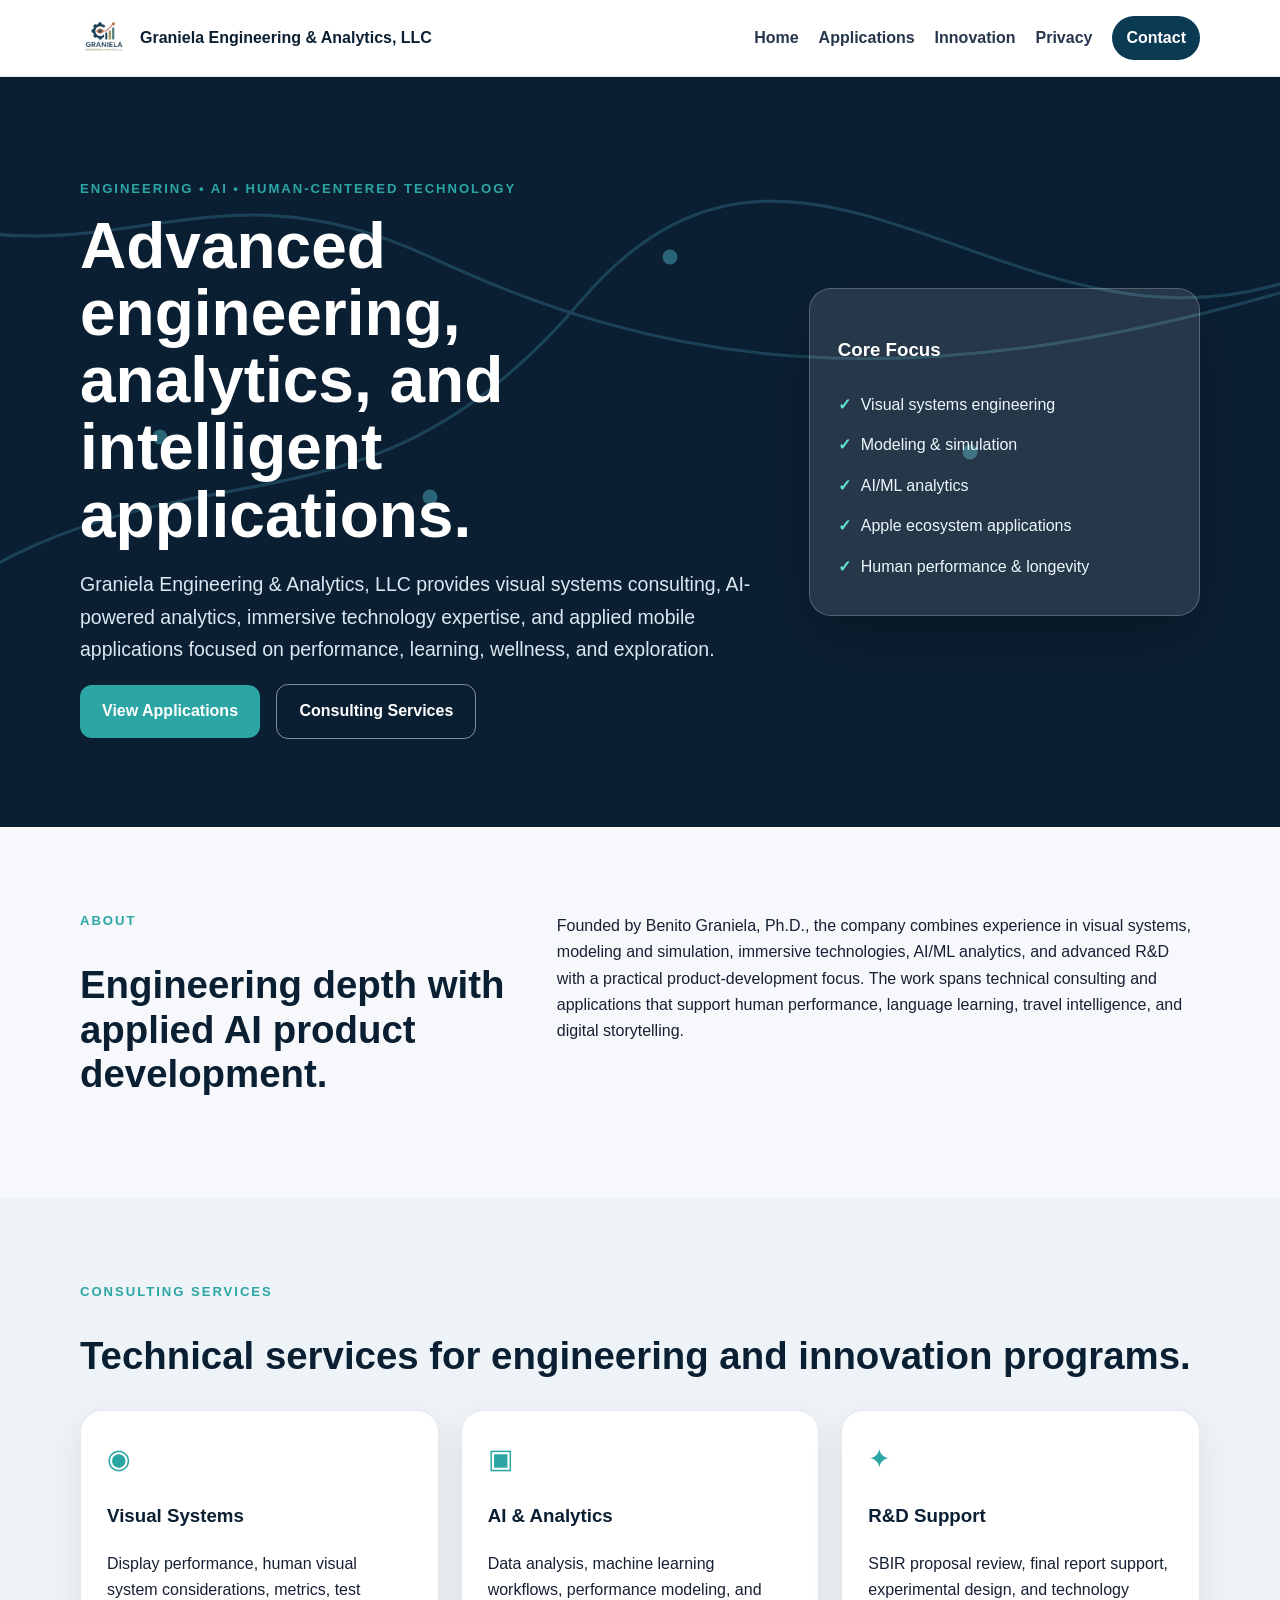
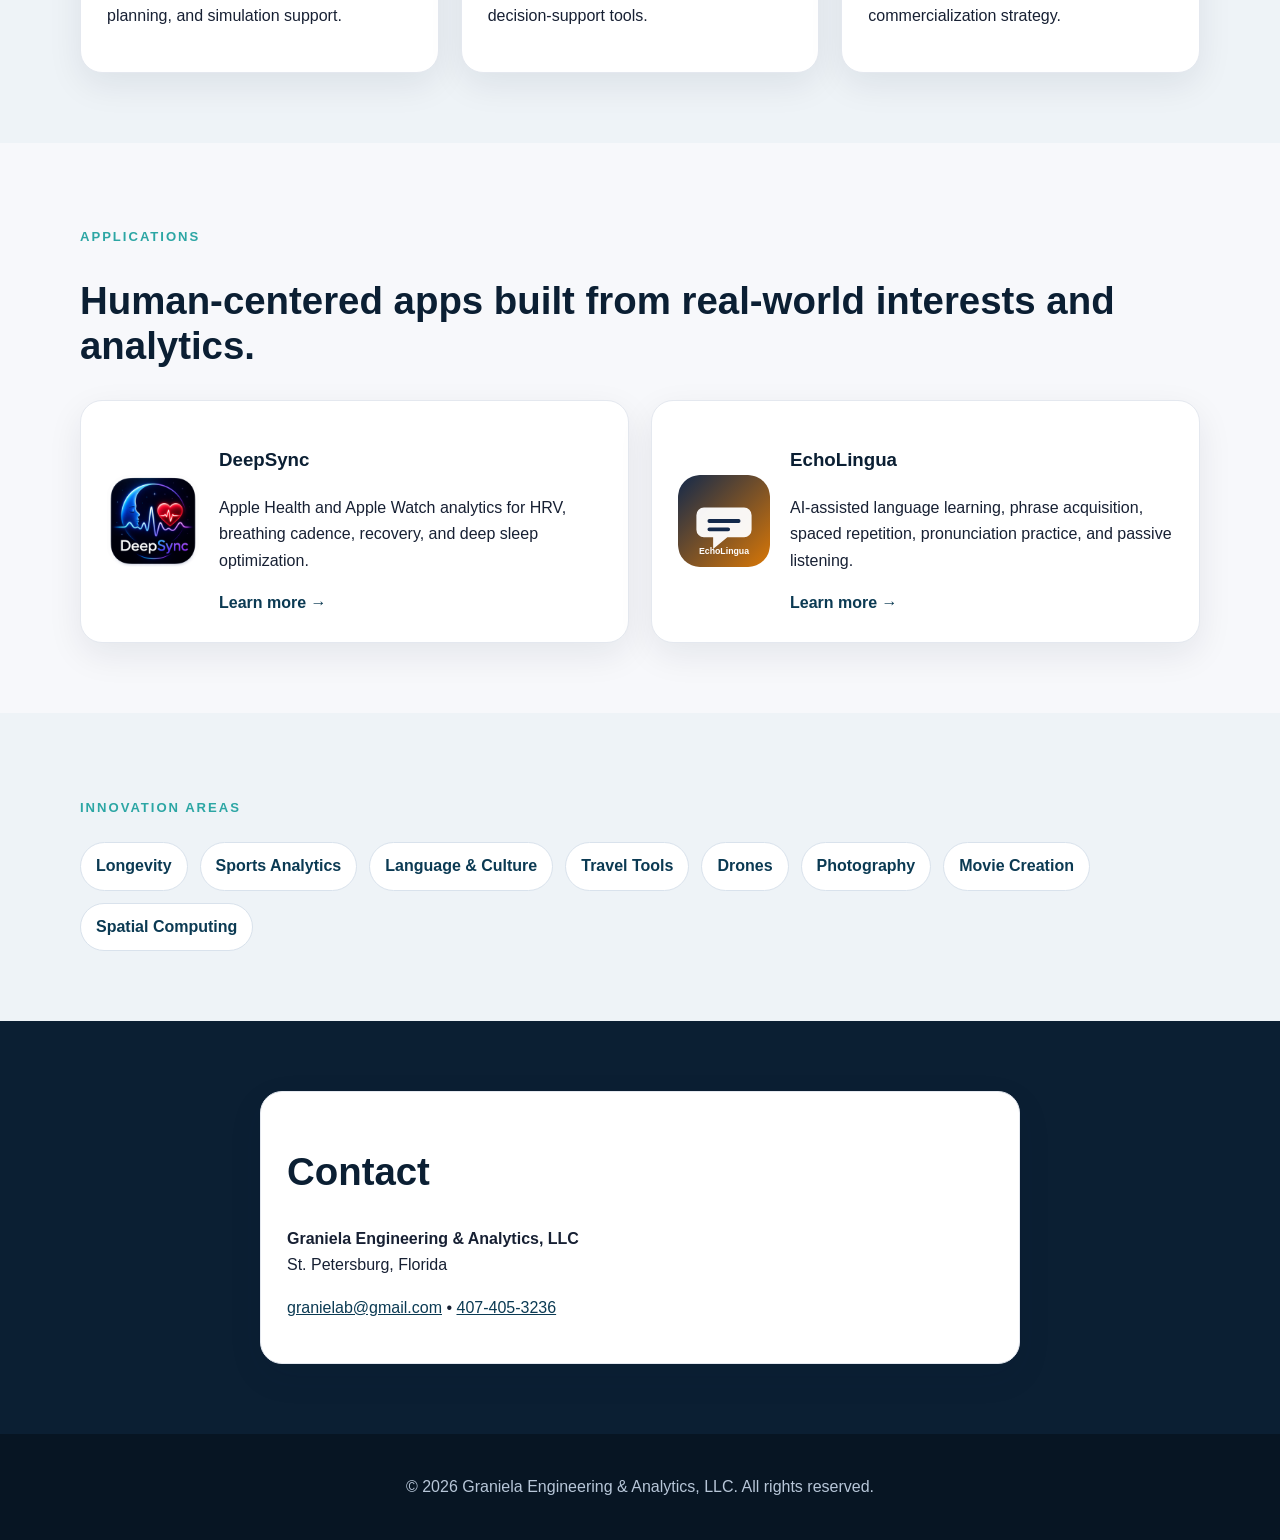
<file: index.html>
<!DOCTYPE html>
<html lang="en">
<head>
  <meta charset="UTF-8" />
  <meta name="viewport" content="width=device-width, initial-scale=1.0" />
  <title>Graniela Engineering & Analytics, LLC</title>
  <meta name="description" content="Engineering, AI analytics, visual systems, human performance, language learning, and intelligent application development." />
  <link rel="stylesheet" href="styles.css" />
</head>
<body>
<header class="site-header">
  <div class="container nav-wrap">
    <a class="brand" href="index.html">
      <img src="assets/graniela-logo.png" alt="Graniela Engineering & Analytics logo" onerror="this.style.display='none'">
      <span>Graniela Engineering & Analytics, LLC</span>
    </a>
    <nav>
      <a href="/">Home</a>
      <a href="applications.html">Applications</a>
      <a href="innovation.html">Innovation</a>
      <a href="privacy.html">Privacy</a>
      <a class="button-small" href="#contact">Contact</a>
    </nav>
  </div>
</header>

<section class="hero">
  <div class="container hero-grid">
    <div>
      <p class="eyebrow">Engineering • AI • Human-Centered Technology</p>
      <h1>Advanced engineering, analytics, and intelligent applications.</h1>
      <p class="lead">Graniela Engineering & Analytics, LLC provides visual systems consulting, AI-powered analytics, immersive technology expertise, and applied mobile applications focused on performance, learning, wellness, and exploration.</p>
      <div class="hero-actions">
        <a class="button" href="applications.html">View Applications</a>
        <a class="button secondary" href="#services">Consulting Services</a>
      </div>
    </div>
    <div class="hero-card">
      <h3>Core Focus</h3>
      <ul class="check-list">
        <li>Visual systems engineering</li>
        <li>Modeling & simulation</li>
        <li>AI/ML analytics</li>
        <li>Apple ecosystem applications</li>
        <li>Human performance & longevity</li>
      </ul>
    </div>
  </div>
</section>

<main>
<section class="section">
  <div class="container two-col">
    <div>
      <p class="eyebrow">About</p>
      <h2>Engineering depth with applied AI product development.</h2>
    </div>
    <p>Founded by Benito Graniela, Ph.D., the company combines experience in visual systems, modeling and simulation, immersive technologies, AI/ML analytics, and advanced R&D with a practical product-development focus. The work spans technical consulting and applications that support human performance, language learning, travel intelligence, and digital storytelling.</p>
  </div>
</section>

<section id="services" class="section muted">
  <div class="container">
    <p class="eyebrow">Consulting Services</p>
    <h2>Technical services for engineering and innovation programs.</h2>
    <div class="cards">
      <div class="card"><span class="icon">◉</span><h3>Visual Systems</h3><p>Display performance, human visual system considerations, metrics, test planning, and simulation support.</p></div>
      <div class="card"><span class="icon">▣</span><h3>AI & Analytics</h3><p>Data analysis, machine learning workflows, performance modeling, and decision-support tools.</p></div>
      <div class="card"><span class="icon">✦</span><h3>R&D Support</h3><p>SBIR proposal review, final report support, experimental design, and technology commercialization strategy.</p></div>
    </div>
  </div>
</section>

<section class="section">
  <div class="container">
    <p class="eyebrow">Applications</p>
    <h2>Human-centered apps built from real-world interests and analytics.</h2>
    <div class="app-grid">
      <article class="app-card">
        <img src="assets/deepsync-icon.png" alt="DeepSync app icon">
        <div>
          <h3>DeepSync</h3>
          <p>Apple Health and Apple Watch analytics for HRV, breathing cadence, recovery, and deep sleep optimization.</p>
          <a href="deepsync.html">Learn more →</a>
        </div>
      </article>
      <article class="app-card">
        <img src="assets/echolingua-logo.svg" alt="EchoLingua logo">
        <div>
          <h3>EchoLingua</h3>
          <p>AI-assisted language learning, phrase acquisition, spaced repetition, pronunciation practice, and passive listening.</p>
          <a href="echolingua.html">Learn more →</a>
        </div>
      </article>
    </div>
  </div>
</section>

<section class="section muted">
  <div class="container">
    <p class="eyebrow">Innovation Areas</p>
    <div class="pillars">
      <span>Longevity</span><span>Sports Analytics</span><span>Language & Culture</span><span>Travel Tools</span><span>Drones</span><span>Photography</span><span>Movie Creation</span><span>Spatial Computing</span>
    </div>
  </div>
</section>

<section id="contact" class="section contact">
  <div class="container contact-box">
    <h2>Contact</h2>
    <p><strong>Graniela Engineering & Analytics, LLC</strong><br>St. Petersburg, Florida</p>
    <p><a href="mailto:granielab@gmail.com">granielab@gmail.com</a> • <a href="tel:14074053236">407-405-3236</a></p>
  </div>
</section>
</main>

<footer>
  <div class="container">
    <p>© 2026 Graniela Engineering & Analytics, LLC. All rights reserved.</p>
  </div>
</footer>
</body>
</html>
</file>
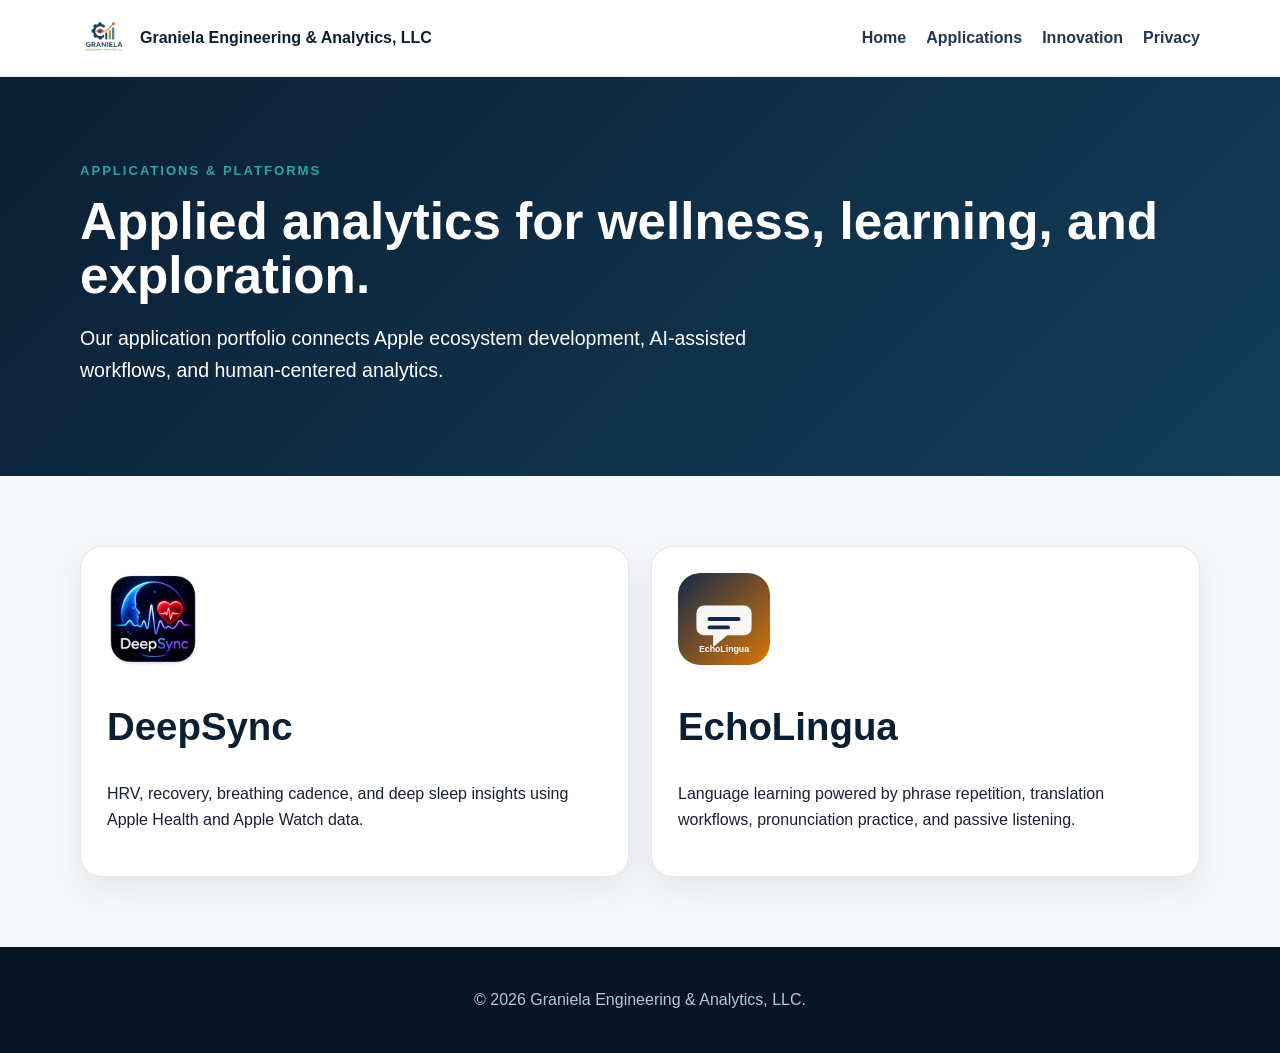
<file: applications.html>
<!DOCTYPE html>
<html lang="en"><head><meta charset="UTF-8"><meta name="viewport" content="width=device-width, initial-scale=1.0"><title>Applications | Graniela Engineering & Analytics</title><link rel="stylesheet" href="styles.css"></head>
<body>
<header class="site-header"><div class="container nav-wrap"><a class="brand" href="index.html"><img src="assets/graniela-logo.png" alt="Logo" onerror="this.style.display='none'"><span>Graniela Engineering & Analytics, LLC</span></a><nav><a href="index.html">Home</a><a href="applications.html">Applications</a><a href="innovation.html">Innovation</a><a href="privacy.html">Privacy</a></nav></div></header>
<section class="page-hero"><div class="container"><p class="eyebrow">Applications & Platforms</p><h1>Applied analytics for wellness, learning, and exploration.</h1><p class="lead">Our application portfolio connects Apple ecosystem development, AI-assisted workflows, and human-centered analytics.</p></div></section>
<main class="section"><div class="container app-detail-grid">
<a class="feature-card" href="deepsync.html"><img src="assets/deepsync-icon.png" alt="DeepSync app icon"><h2>DeepSync</h2><p>HRV, recovery, breathing cadence, and deep sleep insights using Apple Health and Apple Watch data.</p></a>
<a class="feature-card" href="echolingua.html"><img src="assets/echolingua-logo.svg" alt="EchoLingua logo"><h2>EchoLingua</h2><p>Language learning powered by phrase repetition, translation workflows, pronunciation practice, and passive listening.</p></a>
</div></main>
<footer><div class="container"><p>© 2026 Graniela Engineering & Analytics, LLC.</p></div></footer>
</body></html>
</file>
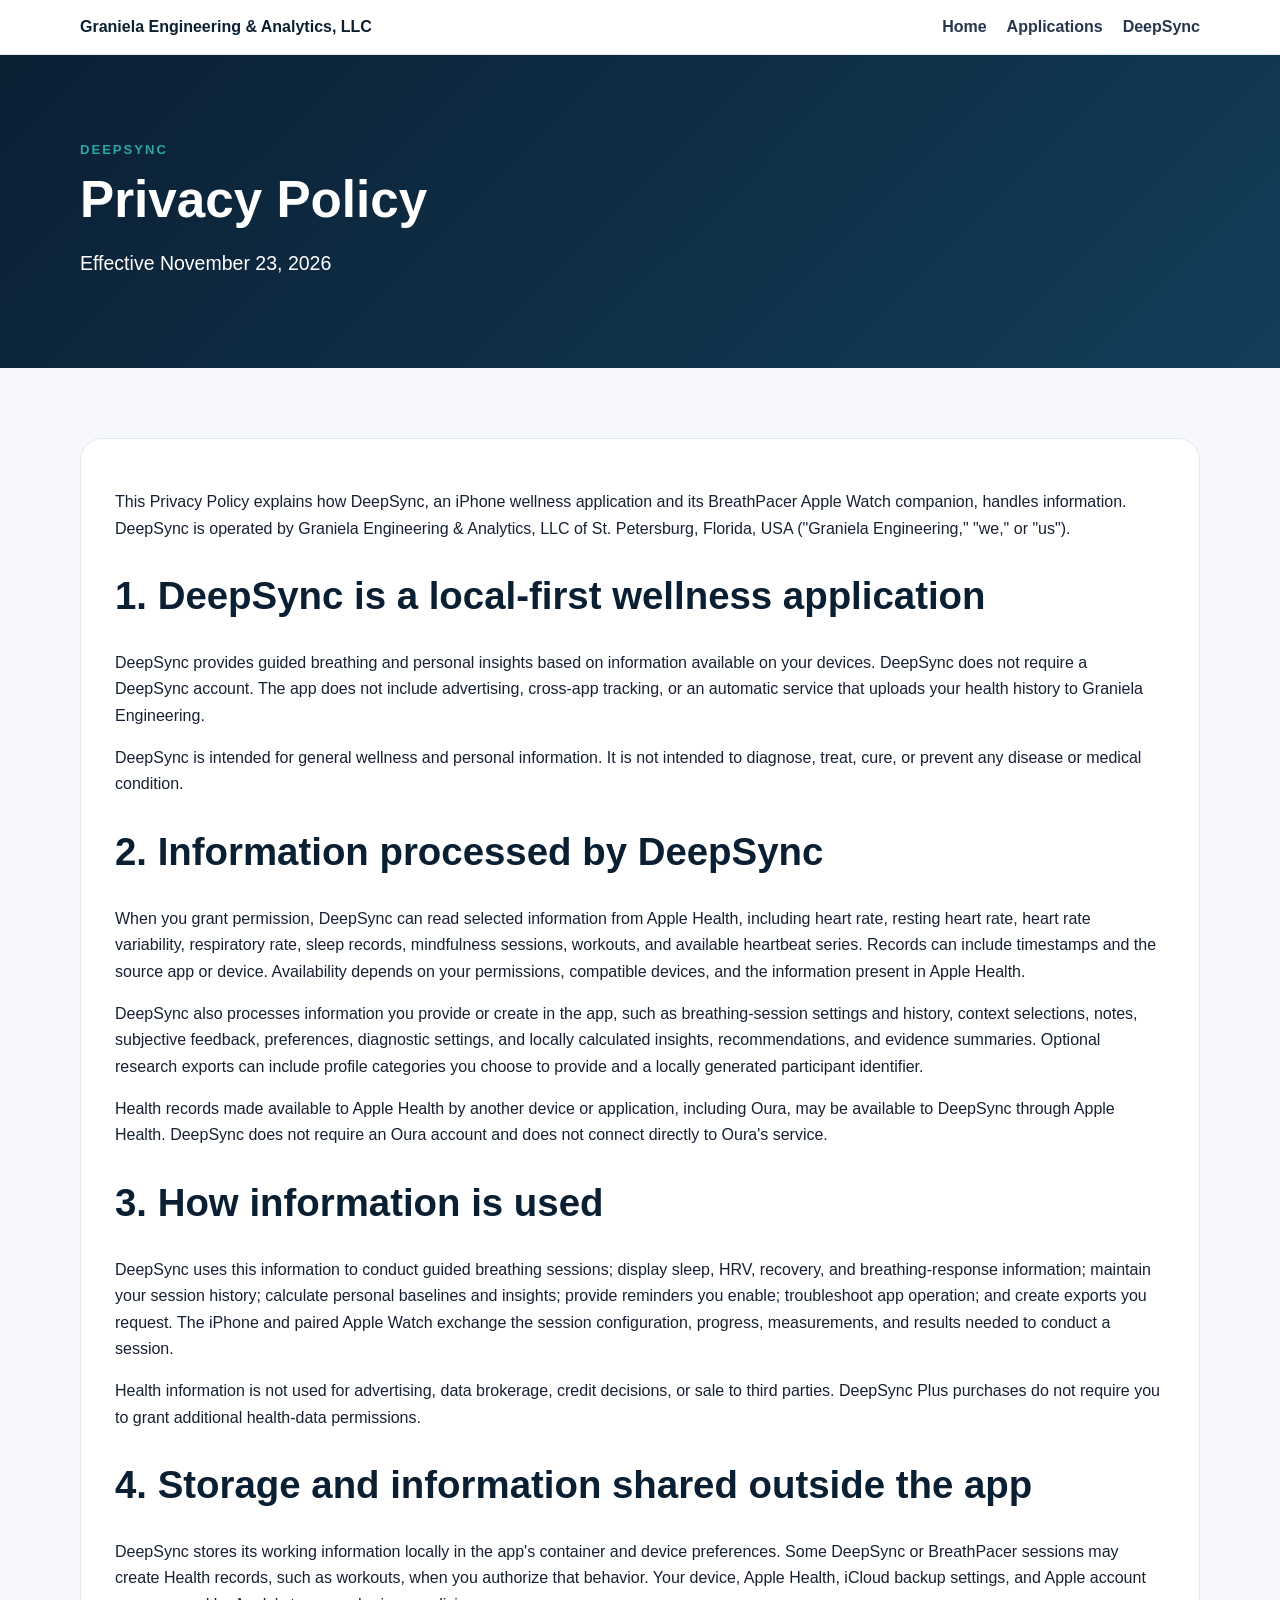
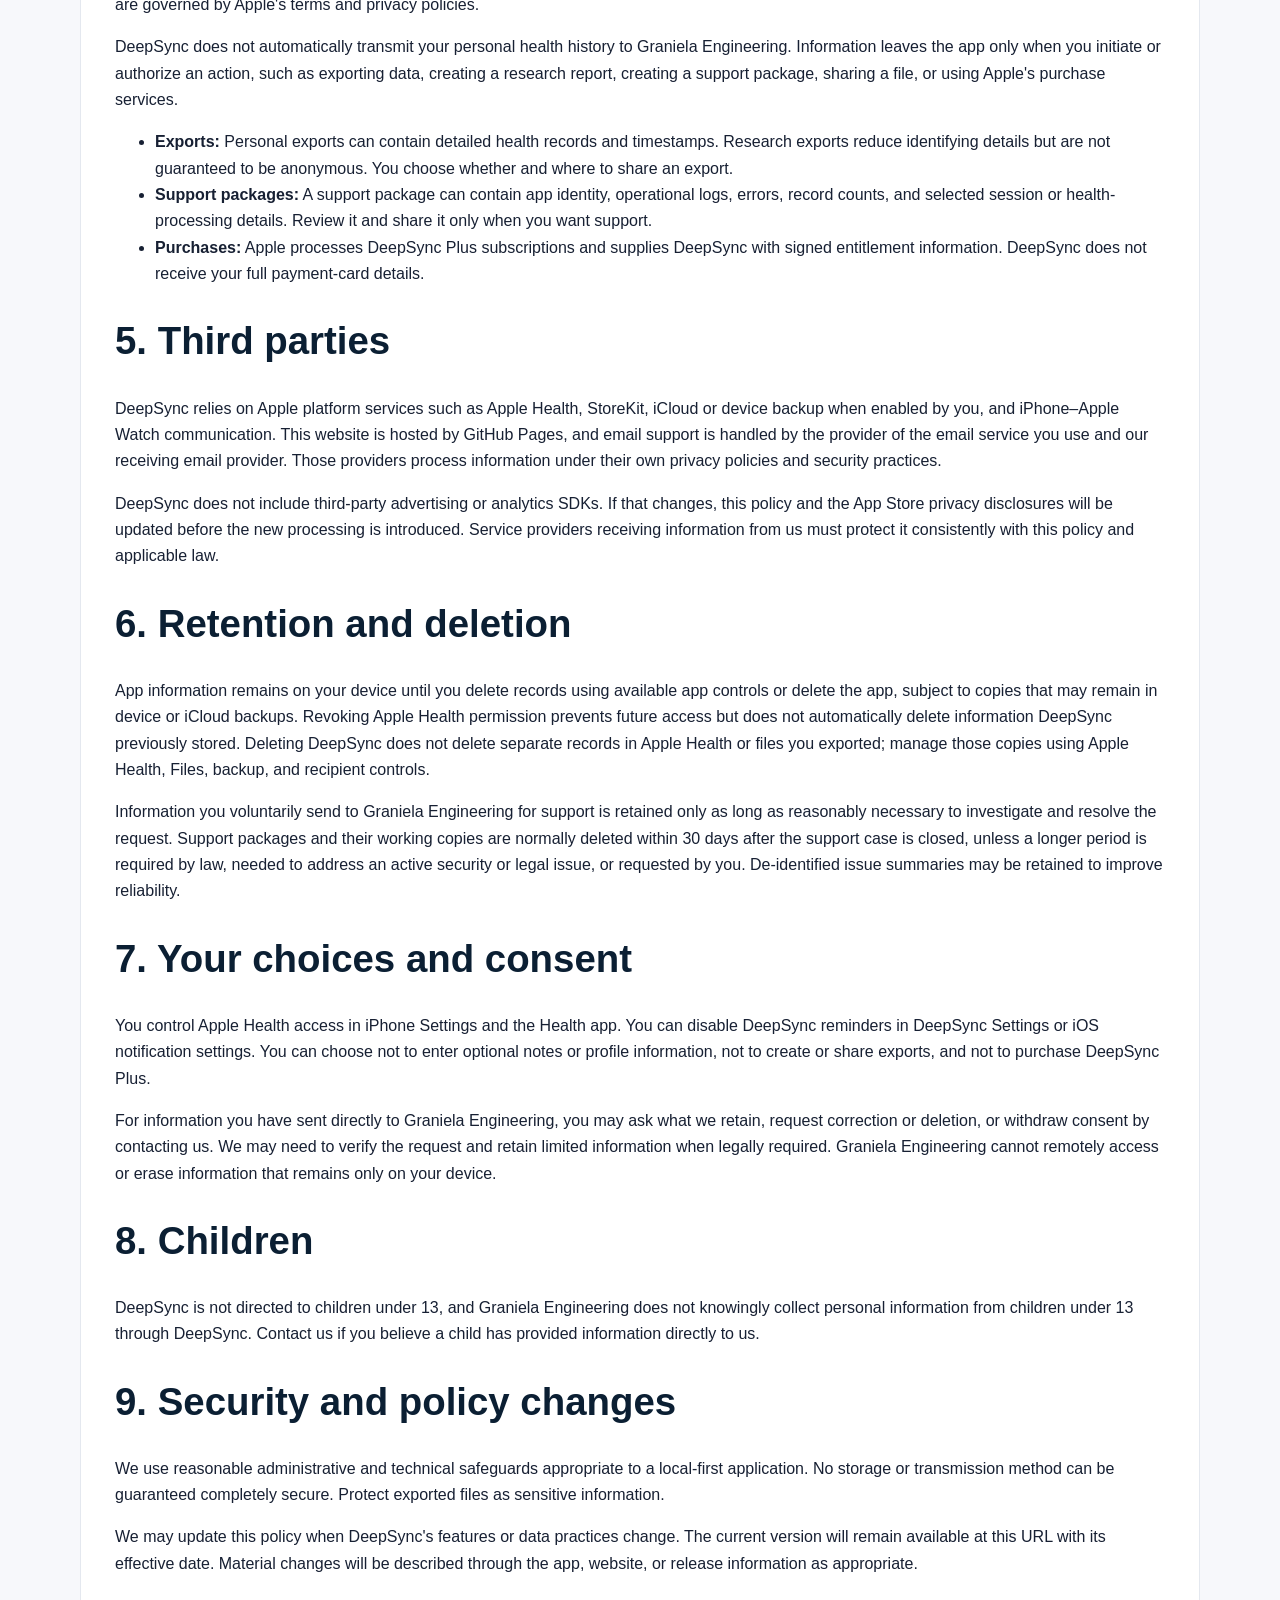
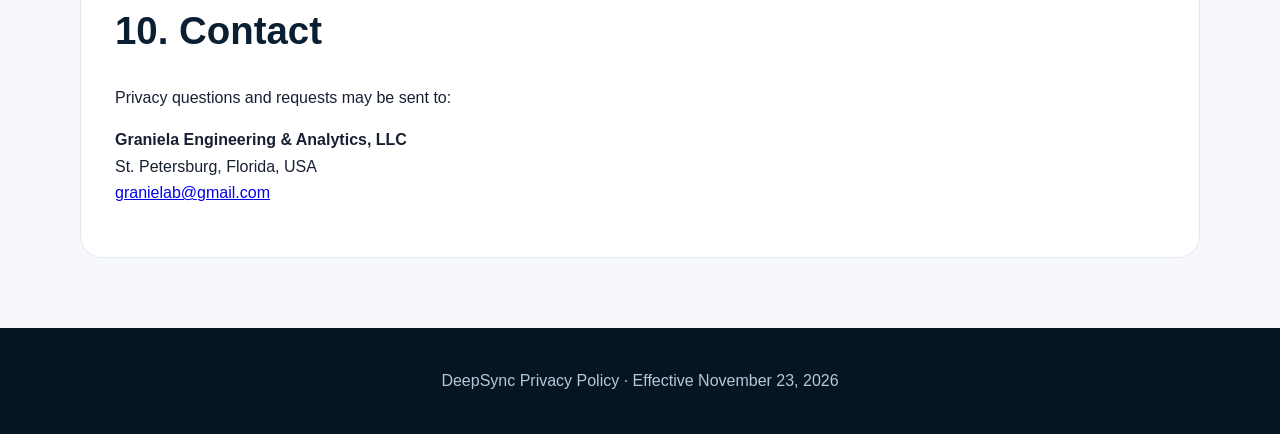
<file: deepsync-privacy.html>
<!DOCTYPE html>
<html lang="en">
<head>
  <meta charset="UTF-8">
  <meta name="viewport" content="width=device-width, initial-scale=1.0">
  <title>DeepSync Privacy Policy | Graniela Engineering &amp; Analytics</title>
  <link rel="stylesheet" href="styles.css">
</head>
<body>
<header class="site-header"><div class="container nav-wrap"><a class="brand" href="index.html"><span>Graniela Engineering &amp; Analytics, LLC</span></a><nav><a href="index.html">Home</a><a href="applications.html">Applications</a><a href="deepsync.html">DeepSync</a></nav></div></header>

<section class="page-hero"><div class="container"><p class="eyebrow">DeepSync</p><h1>Privacy Policy</h1><p class="lead">Effective November 23, 2026</p></div></section>

<main class="section"><article class="container policy">
<p>This Privacy Policy explains how DeepSync, an iPhone wellness application and its BreathPacer Apple Watch companion, handles information. DeepSync is operated by Graniela Engineering &amp; Analytics, LLC of St. Petersburg, Florida, USA ("Graniela Engineering," "we," or "us").</p>

<h2>1. DeepSync is a local-first wellness application</h2>
<p>DeepSync provides guided breathing and personal insights based on information available on your devices. DeepSync does not require a DeepSync account. The app does not include advertising, cross-app tracking, or an automatic service that uploads your health history to Graniela Engineering.</p>
<p>DeepSync is intended for general wellness and personal information. It is not intended to diagnose, treat, cure, or prevent any disease or medical condition.</p>

<h2>2. Information processed by DeepSync</h2>
<p>When you grant permission, DeepSync can read selected information from Apple Health, including heart rate, resting heart rate, heart rate variability, respiratory rate, sleep records, mindfulness sessions, workouts, and available heartbeat series. Records can include timestamps and the source app or device. Availability depends on your permissions, compatible devices, and the information present in Apple Health.</p>
<p>DeepSync also processes information you provide or create in the app, such as breathing-session settings and history, context selections, notes, subjective feedback, preferences, diagnostic settings, and locally calculated insights, recommendations, and evidence summaries. Optional research exports can include profile categories you choose to provide and a locally generated participant identifier.</p>
<p>Health records made available to Apple Health by another device or application, including Oura, may be available to DeepSync through Apple Health. DeepSync does not require an Oura account and does not connect directly to Oura's service.</p>

<h2>3. How information is used</h2>
<p>DeepSync uses this information to conduct guided breathing sessions; display sleep, HRV, recovery, and breathing-response information; maintain your session history; calculate personal baselines and insights; provide reminders you enable; troubleshoot app operation; and create exports you request. The iPhone and paired Apple Watch exchange the session configuration, progress, measurements, and results needed to conduct a session.</p>
<p>Health information is not used for advertising, data brokerage, credit decisions, or sale to third parties. DeepSync Plus purchases do not require you to grant additional health-data permissions.</p>

<h2>4. Storage and information shared outside the app</h2>
<p>DeepSync stores its working information locally in the app's container and device preferences. Some DeepSync or BreathPacer sessions may create Health records, such as workouts, when you authorize that behavior. Your device, Apple Health, iCloud backup settings, and Apple account are governed by Apple's terms and privacy policies.</p>
<p>DeepSync does not automatically transmit your personal health history to Graniela Engineering. Information leaves the app only when you initiate or authorize an action, such as exporting data, creating a research report, creating a support package, sharing a file, or using Apple's purchase services.</p>
<ul>
  <li><strong>Exports:</strong> Personal exports can contain detailed health records and timestamps. Research exports reduce identifying details but are not guaranteed to be anonymous. You choose whether and where to share an export.</li>
  <li><strong>Support packages:</strong> A support package can contain app identity, operational logs, errors, record counts, and selected session or health-processing details. Review it and share it only when you want support.</li>
  <li><strong>Purchases:</strong> Apple processes DeepSync Plus subscriptions and supplies DeepSync with signed entitlement information. DeepSync does not receive your full payment-card details.</li>
</ul>

<h2>5. Third parties</h2>
<p>DeepSync relies on Apple platform services such as Apple Health, StoreKit, iCloud or device backup when enabled by you, and iPhone–Apple Watch communication. This website is hosted by GitHub Pages, and email support is handled by the provider of the email service you use and our receiving email provider. Those providers process information under their own privacy policies and security practices.</p>
<p>DeepSync does not include third-party advertising or analytics SDKs. If that changes, this policy and the App Store privacy disclosures will be updated before the new processing is introduced. Service providers receiving information from us must protect it consistently with this policy and applicable law.</p>

<h2>6. Retention and deletion</h2>
<p>App information remains on your device until you delete records using available app controls or delete the app, subject to copies that may remain in device or iCloud backups. Revoking Apple Health permission prevents future access but does not automatically delete information DeepSync previously stored. Deleting DeepSync does not delete separate records in Apple Health or files you exported; manage those copies using Apple Health, Files, backup, and recipient controls.</p>
<p>Information you voluntarily send to Graniela Engineering for support is retained only as long as reasonably necessary to investigate and resolve the request. Support packages and their working copies are normally deleted within 30 days after the support case is closed, unless a longer period is required by law, needed to address an active security or legal issue, or requested by you. De-identified issue summaries may be retained to improve reliability.</p>

<h2>7. Your choices and consent</h2>
<p>You control Apple Health access in iPhone Settings and the Health app. You can disable DeepSync reminders in DeepSync Settings or iOS notification settings. You can choose not to enter optional notes or profile information, not to create or share exports, and not to purchase DeepSync Plus.</p>
<p>For information you have sent directly to Graniela Engineering, you may ask what we retain, request correction or deletion, or withdraw consent by contacting us. We may need to verify the request and retain limited information when legally required. Graniela Engineering cannot remotely access or erase information that remains only on your device.</p>

<h2>8. Children</h2>
<p>DeepSync is not directed to children under 13, and Graniela Engineering does not knowingly collect personal information from children under 13 through DeepSync. Contact us if you believe a child has provided information directly to us.</p>

<h2>9. Security and policy changes</h2>
<p>We use reasonable administrative and technical safeguards appropriate to a local-first application. No storage or transmission method can be guaranteed completely secure. Protect exported files as sensitive information.</p>
<p>We may update this policy when DeepSync's features or data practices change. The current version will remain available at this URL with its effective date. Material changes will be described through the app, website, or release information as appropriate.</p>

<h2>10. Contact</h2>
<p>Privacy questions and requests may be sent to:</p>
<p><strong>Graniela Engineering &amp; Analytics, LLC</strong><br>St. Petersburg, Florida, USA<br><a href="mailto:granielab@gmail.com">granielab@gmail.com</a></p>
</article></main>

<footer><div class="container"><p>DeepSync Privacy Policy · Effective November 23, 2026</p></div></footer>
</body>
</html>
</file>
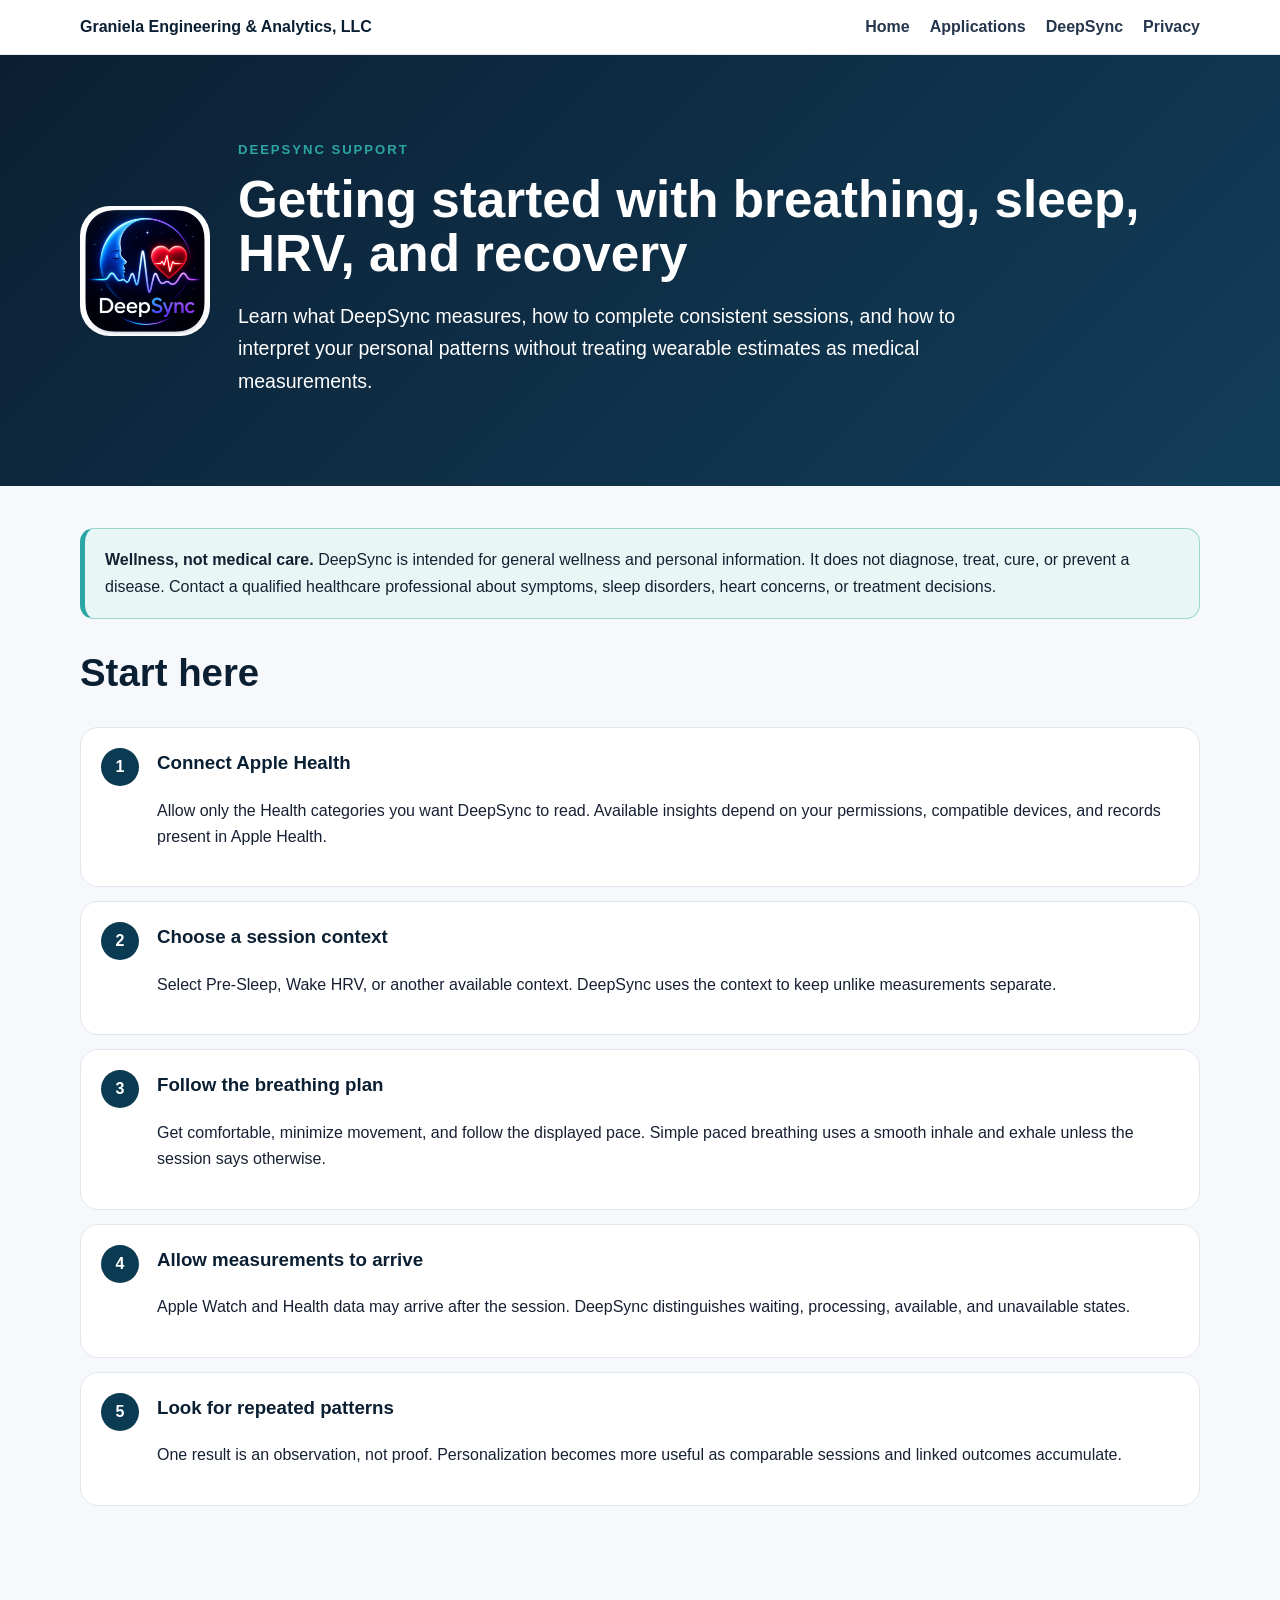
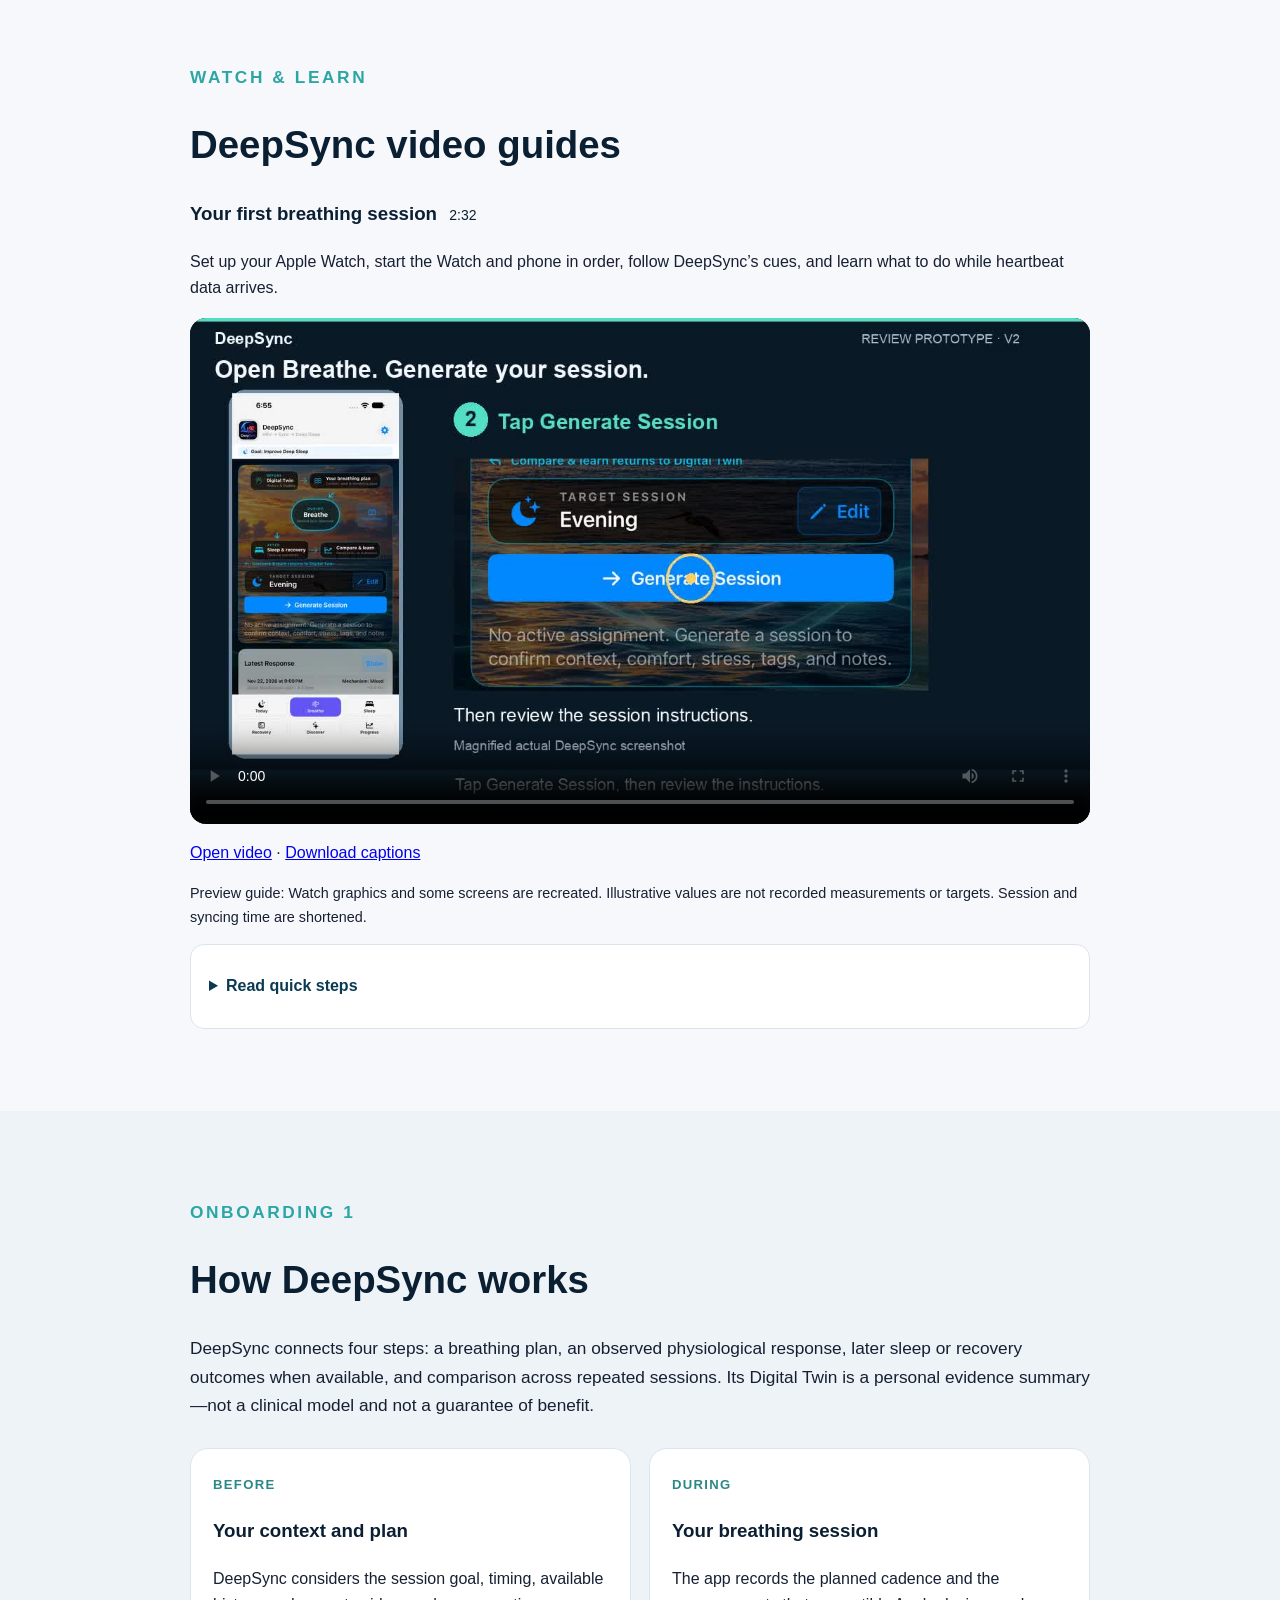
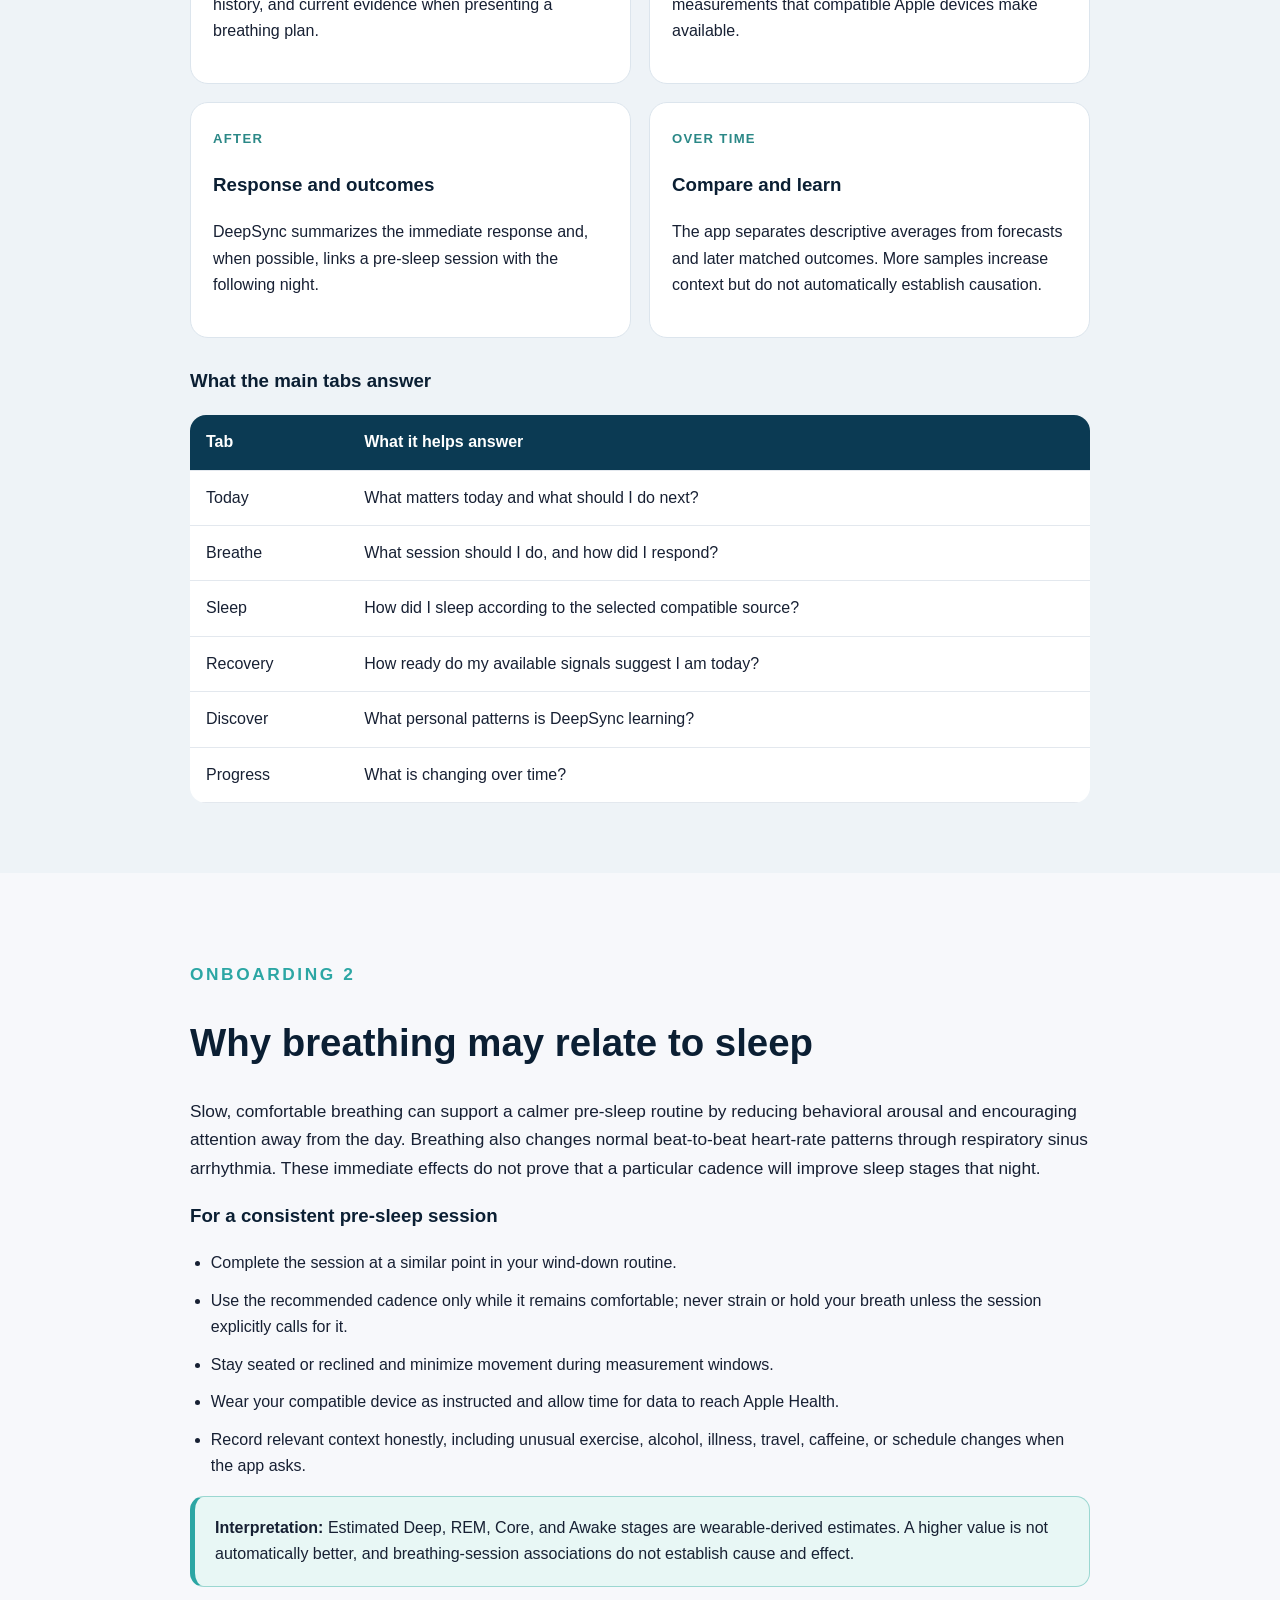
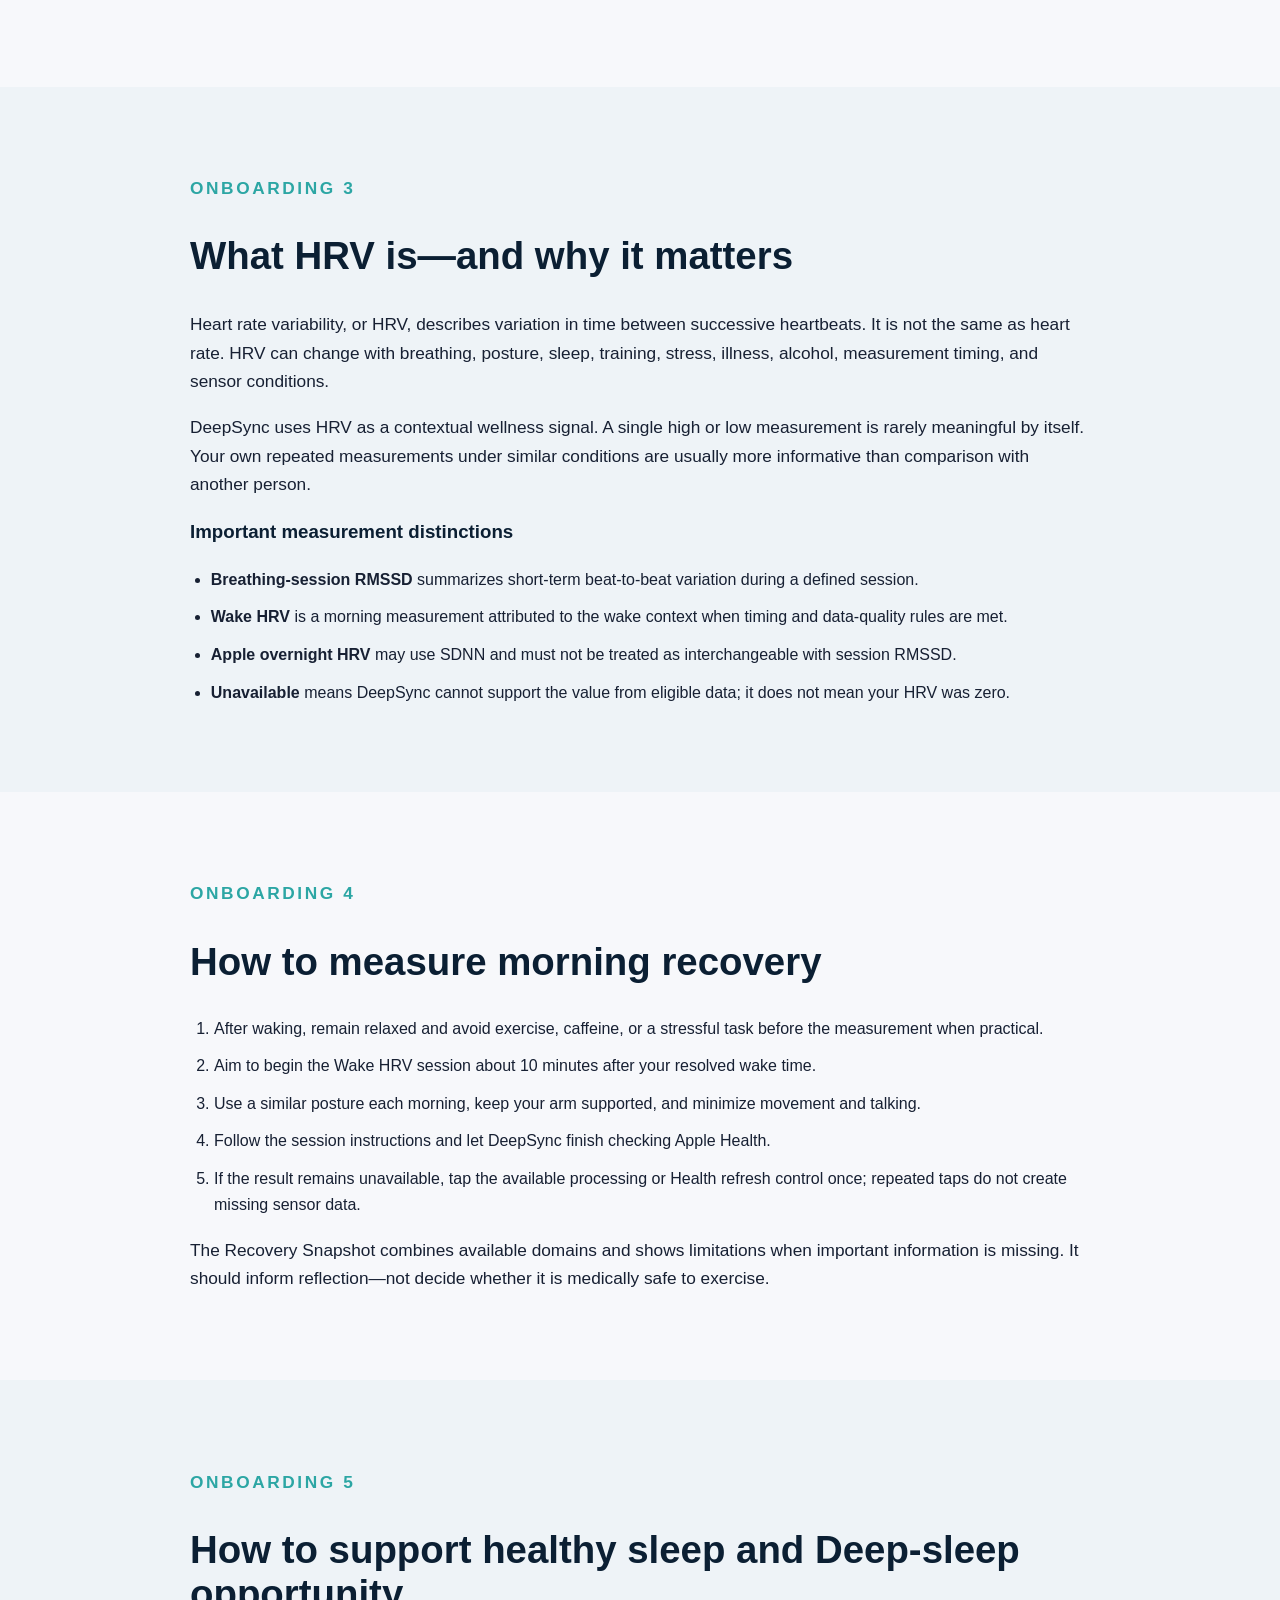
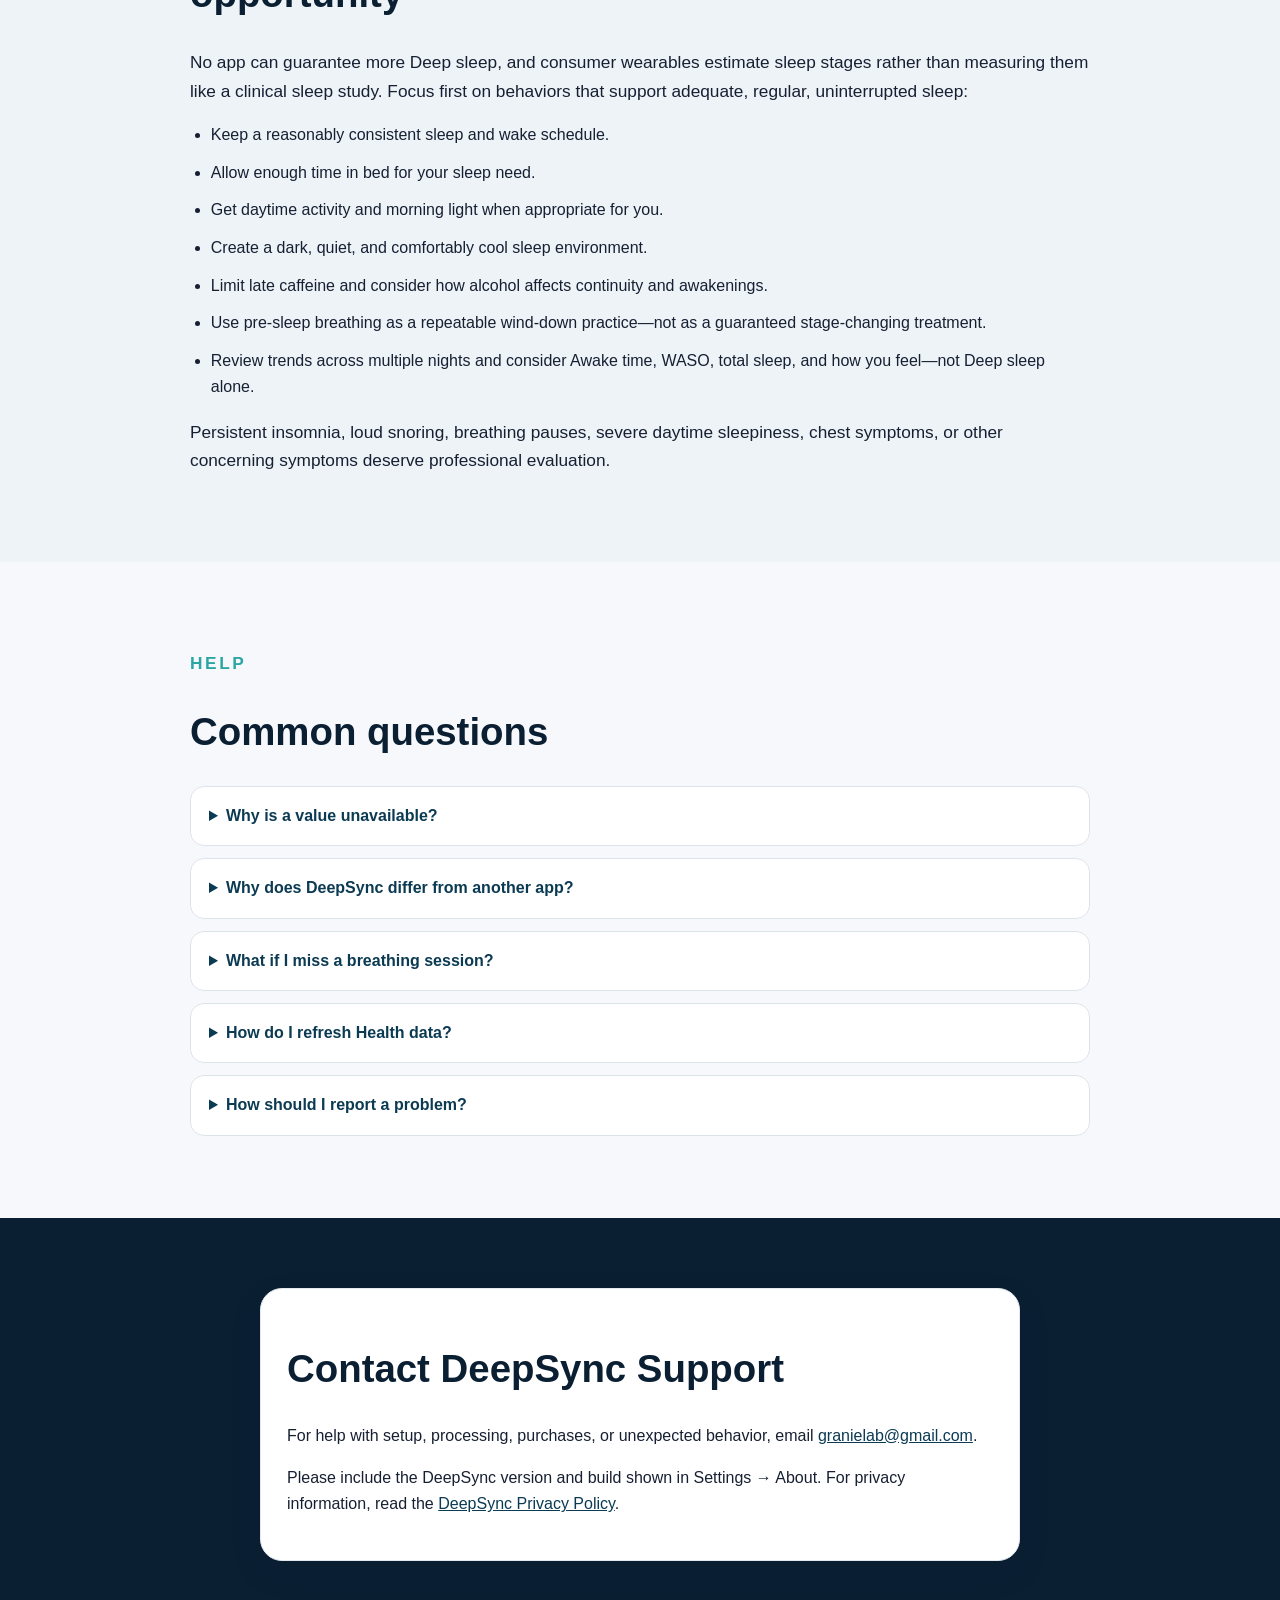
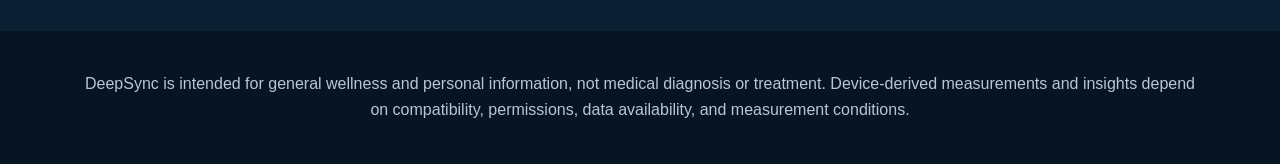
<file: deepsync-support.html>
<!DOCTYPE html>
<html lang="en">
<head>
  <meta charset="UTF-8">
  <meta name="viewport" content="width=device-width, initial-scale=1.0">
  <meta name="description" content="DeepSync onboarding, Apple Health setup, breathing, HRV, morning recovery, sleep guidance, and support.">
  <title>DeepSync Support | Graniela Engineering &amp; Analytics</title>
  <link rel="stylesheet" href="styles.css">
  <style>
    .support-video { display:block; width:100%; height:auto; aspect-ratio:16/9; background:#091925; border-radius:16px; }
    .video-duration { font-size:0.75em; font-weight:normal; margin-left:0.5em; }
    .video-note { font-size:0.9rem; }
    .video-steps summary { cursor:pointer; font-weight:600; padding:0.75rem 0; }
    #video-guides { scroll-margin-top:5rem; }
  </style>
</head>
<body>
<header class="site-header"><div class="container nav-wrap"><a class="brand" href="index.html"><span>Graniela Engineering &amp; Analytics, LLC</span></a><nav><a href="index.html">Home</a><a href="applications.html">Applications</a><a href="deepsync.html">DeepSync</a><a href="deepsync-privacy.html">Privacy</a></nav></div></header>

<section class="page-hero"><div class="container app-title"><img src="assets/deepsync-icon.png" alt="DeepSync app icon"><div><p class="eyebrow">DeepSync Support</p><h1>Getting started with breathing, sleep, HRV, and recovery</h1><p class="lead">Learn what DeepSync measures, how to complete consistent sessions, and how to interpret your personal patterns without treating wearable estimates as medical measurements.</p></div></div></section>

<main>
<section class="section support-start"><div class="container">
  <div class="support-note"><strong>Wellness, not medical care.</strong> DeepSync is intended for general wellness and personal information. It does not diagnose, treat, cure, or prevent a disease. Contact a qualified healthcare professional about symptoms, sleep disorders, heart concerns, or treatment decisions.</div>
  <h2>Start here</h2>
  <div class="steps">
    <article class="step"><span>1</span><div><h3>Connect Apple Health</h3><p>Allow only the Health categories you want DeepSync to read. Available insights depend on your permissions, compatible devices, and records present in Apple Health.</p></div></article>
    <article class="step"><span>2</span><div><h3>Choose a session context</h3><p>Select Pre-Sleep, Wake HRV, or another available context. DeepSync uses the context to keep unlike measurements separate.</p></div></article>
    <article class="step"><span>3</span><div><h3>Follow the breathing plan</h3><p>Get comfortable, minimize movement, and follow the displayed pace. Simple paced breathing uses a smooth inhale and exhale unless the session says otherwise.</p></div></article>
    <article class="step"><span>4</span><div><h3>Allow measurements to arrive</h3><p>Apple Watch and Health data may arrive after the session. DeepSync distinguishes waiting, processing, available, and unavailable states.</p></div></article>
    <article class="step"><span>5</span><div><h3>Look for repeated patterns</h3><p>One result is an observation, not proof. Personalization becomes more useful as comparable sessions and linked outcomes accumulate.</p></div></article>
  </div>
</div></section>

<section class="section" id="video-guides"><div class="container support-copy">
  <p class="eyebrow">Watch &amp; learn</p>
  <h2>DeepSync video guides</h2>
  <article id="first-breathing-session">
    <h3>Your first breathing session <span class="video-duration">2:32</span></h3>
    <p>Set up your Apple Watch, start the Watch and phone in order, follow DeepSync’s cues, and learn what to do while heartbeat data arrives.</p>
    <video class="support-video" controls playsinline preload="metadata" poster="assets/videos/deepsync-first-session.jpg" aria-label="DeepSync: Your first breathing session">
      <source src="assets/videos/deepsync-first-session.mp4" type="video/mp4">
      <track kind="captions" src="assets/videos/deepsync-first-session.vtt" srclang="en" label="English">
      Your browser cannot play this video. <a href="assets/videos/deepsync-first-session.mp4">Open the video</a> or read the quick steps below.
    </video>
    <p><a href="assets/videos/deepsync-first-session.mp4">Open video</a> · <a href="assets/videos/deepsync-first-session.vtt" download>Download captions</a></p>
    <p class="video-note">Preview guide: Watch graphics and some screens are recreated. Illustrative values are not recorded measurements or targets. Session and syncing time are shortened.</p>
    <details class="video-steps"><summary>Read quick steps</summary>
      <ol class="support-list numbered">
        <li>Set Watch Mindfulness Breathe to five minutes. Support your arm and place your phone where you can see and hear it.</li>
        <li>In DeepSync, open <strong>Breathe → Generate Session</strong> and review the plan.</li>
        <li>Start <strong>Breathe</strong> in Mindfulness on your Watch. Immediately afterward, tap <strong>Start Breathing Cues</strong> on your iPhone.</li>
        <li>Pre: breathe naturally for one minute. Pace: follow DeepSync’s phone sounds, haptics, and visuals for three minutes. Post: return to natural breathing for one minute. Keep still throughout; ignore the Watch’s rhythm during Pace.</li>
        <li>Allow several minutes if needed for heartbeat data to reach Apple Health. Use <strong>Check Health Now</strong> when available, or <strong>Close and Continue Later</strong>. DeepSync checks while open and when you return; repeated taps are not necessary.</li>
        <li>When analysis finishes, tap <strong>View Latest Response</strong>, or open <strong>Breathe → Latest Response → Show</strong>. Check signal quality before comparing Pre, Pace, and Post. Unavailable values are not zero.</li>
      </ol>
    </details>
  </article>
</div></section>

<section class="section muted" id="how-it-works"><div class="container support-copy">
  <p class="eyebrow">Onboarding 1</p><h2>How DeepSync works</h2>
  <p>DeepSync connects four steps: a breathing plan, an observed physiological response, later sleep or recovery outcomes when available, and comparison across repeated sessions. Its Digital Twin is a personal evidence summary—not a clinical model and not a guarantee of benefit.</p>
  <div class="flow-grid">
    <article><strong>Before</strong><h3>Your context and plan</h3><p>DeepSync considers the session goal, timing, available history, and current evidence when presenting a breathing plan.</p></article>
    <article><strong>During</strong><h3>Your breathing session</h3><p>The app records the planned cadence and the measurements that compatible Apple devices make available.</p></article>
    <article><strong>After</strong><h3>Response and outcomes</h3><p>DeepSync summarizes the immediate response and, when possible, links a pre-sleep session with the following night.</p></article>
    <article><strong>Over time</strong><h3>Compare and learn</h3><p>The app separates descriptive averages from forecasts and later matched outcomes. More samples increase context but do not automatically establish causation.</p></article>
  </div>
  <h3>What the main tabs answer</h3>
  <div class="support-table-wrap"><table class="support-table"><thead><tr><th>Tab</th><th>What it helps answer</th></tr></thead><tbody><tr><td>Today</td><td>What matters today and what should I do next?</td></tr><tr><td>Breathe</td><td>What session should I do, and how did I respond?</td></tr><tr><td>Sleep</td><td>How did I sleep according to the selected compatible source?</td></tr><tr><td>Recovery</td><td>How ready do my available signals suggest I am today?</td></tr><tr><td>Discover</td><td>What personal patterns is DeepSync learning?</td></tr><tr><td>Progress</td><td>What is changing over time?</td></tr></tbody></table></div>
</div></section>

<section class="section" id="pre-sleep-breathing"><div class="container support-copy">
  <p class="eyebrow">Onboarding 2</p><h2>Why breathing may relate to sleep</h2>
  <p>Slow, comfortable breathing can support a calmer pre-sleep routine by reducing behavioral arousal and encouraging attention away from the day. Breathing also changes normal beat-to-beat heart-rate patterns through respiratory sinus arrhythmia. These immediate effects do not prove that a particular cadence will improve sleep stages that night.</p>
  <h3>For a consistent pre-sleep session</h3>
  <ul class="support-list"><li>Complete the session at a similar point in your wind-down routine.</li><li>Use the recommended cadence only while it remains comfortable; never strain or hold your breath unless the session explicitly calls for it.</li><li>Stay seated or reclined and minimize movement during measurement windows.</li><li>Wear your compatible device as instructed and allow time for data to reach Apple Health.</li><li>Record relevant context honestly, including unusual exercise, alcohol, illness, travel, caffeine, or schedule changes when the app asks.</li></ul>
  <div class="support-note"><strong>Interpretation:</strong> Estimated Deep, REM, Core, and Awake stages are wearable-derived estimates. A higher value is not automatically better, and breathing-session associations do not establish cause and effect.</div>
</div></section>

<section class="section muted" id="hrv"><div class="container support-copy">
  <p class="eyebrow">Onboarding 3</p><h2>What HRV is—and why it matters</h2>
  <p>Heart rate variability, or HRV, describes variation in time between successive heartbeats. It is not the same as heart rate. HRV can change with breathing, posture, sleep, training, stress, illness, alcohol, measurement timing, and sensor conditions.</p>
  <p>DeepSync uses HRV as a contextual wellness signal. A single high or low measurement is rarely meaningful by itself. Your own repeated measurements under similar conditions are usually more informative than comparison with another person.</p>
  <h3>Important measurement distinctions</h3>
  <ul class="support-list"><li><strong>Breathing-session RMSSD</strong> summarizes short-term beat-to-beat variation during a defined session.</li><li><strong>Wake HRV</strong> is a morning measurement attributed to the wake context when timing and data-quality rules are met.</li><li><strong>Apple overnight HRV</strong> may use SDNN and must not be treated as interchangeable with session RMSSD.</li><li><strong>Unavailable</strong> means DeepSync cannot support the value from eligible data; it does not mean your HRV was zero.</li></ul>
</div></section>

<section class="section" id="morning-recovery"><div class="container support-copy">
  <p class="eyebrow">Onboarding 4</p><h2>How to measure morning recovery</h2>
  <ol class="support-list numbered"><li>After waking, remain relaxed and avoid exercise, caffeine, or a stressful task before the measurement when practical.</li><li>Aim to begin the Wake HRV session about 10 minutes after your resolved wake time.</li><li>Use a similar posture each morning, keep your arm supported, and minimize movement and talking.</li><li>Follow the session instructions and let DeepSync finish checking Apple Health.</li><li>If the result remains unavailable, tap the available processing or Health refresh control once; repeated taps do not create missing sensor data.</li></ol>
  <p>The Recovery Snapshot combines available domains and shows limitations when important information is missing. It should inform reflection—not decide whether it is medically safe to exercise.</p>
</div></section>

<section class="section muted" id="deep-sleep"><div class="container support-copy">
  <p class="eyebrow">Onboarding 5</p><h2>How to support healthy sleep and Deep-sleep opportunity</h2>
  <p>No app can guarantee more Deep sleep, and consumer wearables estimate sleep stages rather than measuring them like a clinical sleep study. Focus first on behaviors that support adequate, regular, uninterrupted sleep:</p>
  <ul class="support-list"><li>Keep a reasonably consistent sleep and wake schedule.</li><li>Allow enough time in bed for your sleep need.</li><li>Get daytime activity and morning light when appropriate for you.</li><li>Create a dark, quiet, and comfortably cool sleep environment.</li><li>Limit late caffeine and consider how alcohol affects continuity and awakenings.</li><li>Use pre-sleep breathing as a repeatable wind-down practice—not as a guaranteed stage-changing treatment.</li><li>Review trends across multiple nights and consider Awake time, WASO, total sleep, and how you feel—not Deep sleep alone.</li></ul>
  <p>Persistent insomnia, loud snoring, breathing pauses, severe daytime sleepiness, chest symptoms, or other concerning symptoms deserve professional evaluation.</p>
</div></section>

<section class="section" id="troubleshooting"><div class="container support-copy">
  <p class="eyebrow">Help</p><h2>Common questions</h2>
  <details><summary>Why is a value unavailable?</summary><p>The compatible device may not have been worn, Apple Health permission may be off, the record may not have arrived yet, or the available measurement may not meet DeepSync's timing, attribution, or data-quality requirements. Unavailable values are not replaced with estimates.</p></details>
  <details><summary>Why does DeepSync differ from another app?</summary><p>Apps may select different source records, sleep episodes, stage definitions, windows, or update times. DeepSync keeps source provenance and does not combine sleep stages from different source timelines.</p></details>
  <details><summary>What if I miss a breathing session?</summary><p>Continue with the next appropriate session. Missing a night or morning does not require deleting your history. DeepSync should show that evidence is missing rather than inventing a value.</p></details>
  <details><summary>How do I refresh Health data?</summary><p>Open the relevant tab or use the available Update Health or processing control. Apple Health delivery can be delayed; keep the devices nearby and allow syncing to complete before trying again.</p></details>
  <details><summary>How should I report a problem?</summary><p>In DeepSync Settings, create a Support Package. Review the package before sharing it. Include the approximate date, time, tab, action, and what you expected to happen. Do not send a complete personal export unless support specifically requests it and you choose to share it.</p></details>
</div></section>

<section class="section contact"><div class="container contact-box"><h2>Contact DeepSync Support</h2><p>For help with setup, processing, purchases, or unexpected behavior, email <a href="mailto:granielab@gmail.com?subject=DeepSync%20Support">granielab@gmail.com</a>.</p><p>Please include the DeepSync version and build shown in Settings → About. For privacy information, read the <a href="deepsync-privacy.html">DeepSync Privacy Policy</a>.</p></div></section>
</main>

<footer><div class="container"><p>DeepSync is intended for general wellness and personal information, not medical diagnosis or treatment. Device-derived measurements and insights depend on compatibility, permissions, data availability, and measurement conditions.</p></div></footer>
</body>
</html>
</file>
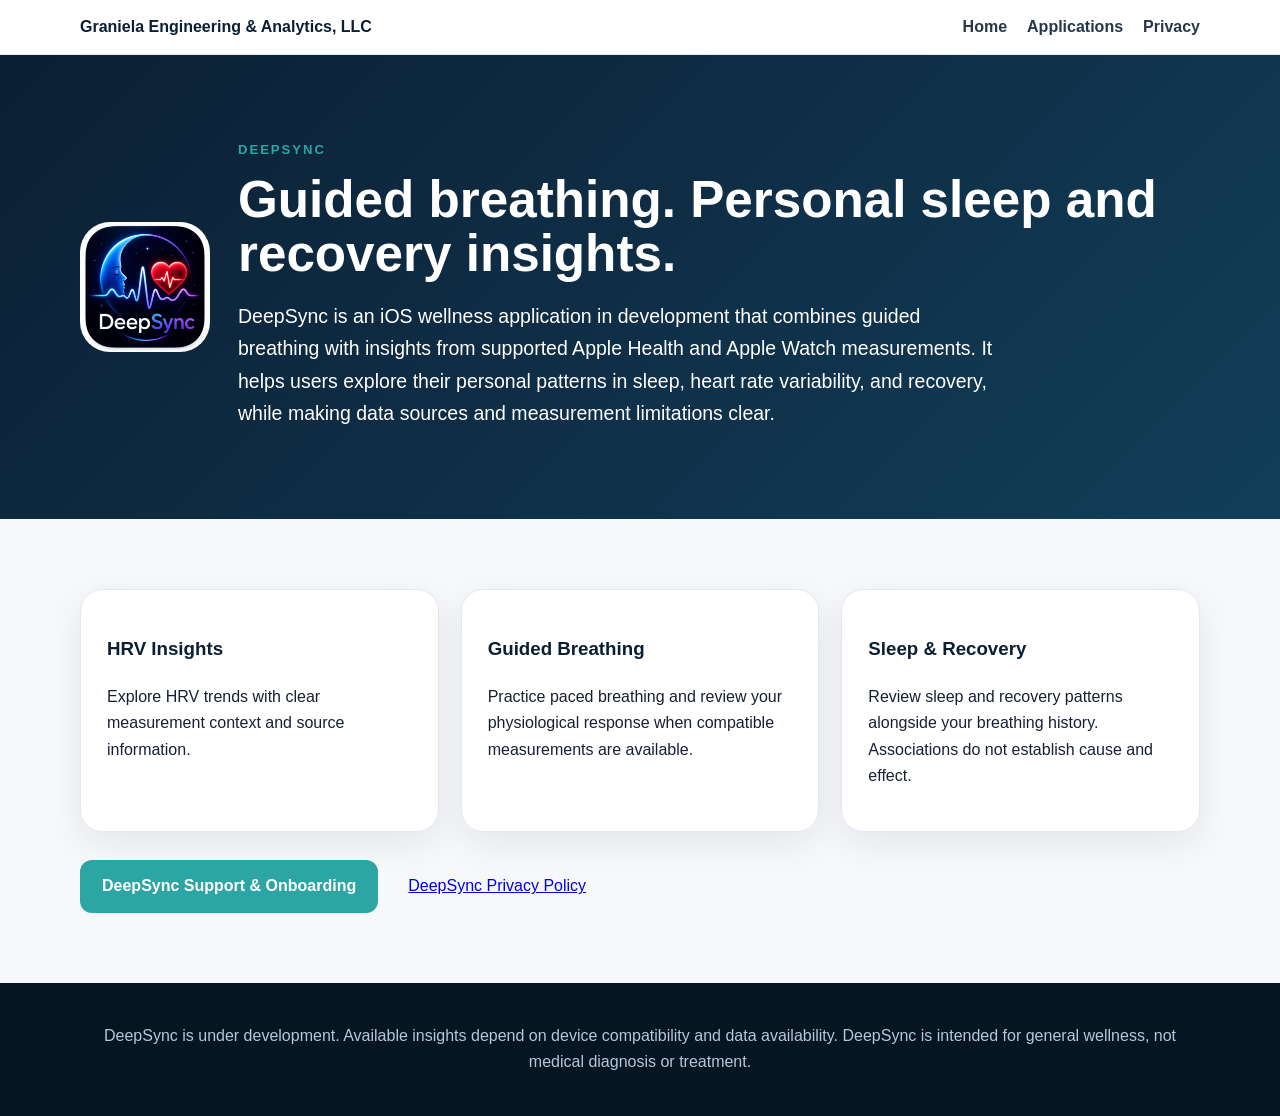
<file: deepsync.html>
<!DOCTYPE html>
<html lang="en"><head><meta charset="UTF-8"><meta name="viewport" content="width=device-width, initial-scale=1.0"><title>DeepSync | Graniela Engineering & Analytics</title><link rel="stylesheet" href="styles.css"></head>
<body>
<header class="site-header"><div class="container nav-wrap"><a class="brand" href="index.html"><span>Graniela Engineering & Analytics, LLC</span></a><nav><a href="index.html">Home</a><a href="applications.html">Applications</a><a href="privacy.html">Privacy</a></nav></div></header>
<section class="page-hero"><div class="container app-title"><img src="assets/deepsync-icon.png" alt="DeepSync app icon"><div><p class="eyebrow">DeepSync</p><h1>Guided breathing. Personal sleep and recovery insights.</h1><p class="lead">DeepSync is an iOS wellness application in development that combines guided breathing with insights from supported Apple Health and Apple Watch measurements. It helps users explore their personal patterns in sleep, heart rate variability, and recovery, while making data sources and measurement limitations clear.</p></div></div></section>
<section class="section"><div class="container cards"><div class="card"><h3>HRV Insights</h3><p>Explore HRV trends with clear measurement context and source information.</p></div><div class="card"><h3>Guided Breathing</h3><p>Practice paced breathing and review your physiological response when compatible measurements are available.</p></div><div class="card"><h3>Sleep &amp; Recovery</h3><p>Review sleep and recovery patterns alongside your breathing history. Associations do not establish cause and effect.</p></div></div><div class="container page-links"><a class="button" href="deepsync-support.html">DeepSync Support &amp; Onboarding</a><a href="deepsync-privacy.html">DeepSync Privacy Policy</a></div></section>
<footer><div class="container"><p>DeepSync is under development. Available insights depend on device compatibility and data availability. DeepSync is intended for general wellness, not medical diagnosis or treatment.</p></div></footer>
</body></html>
</file>
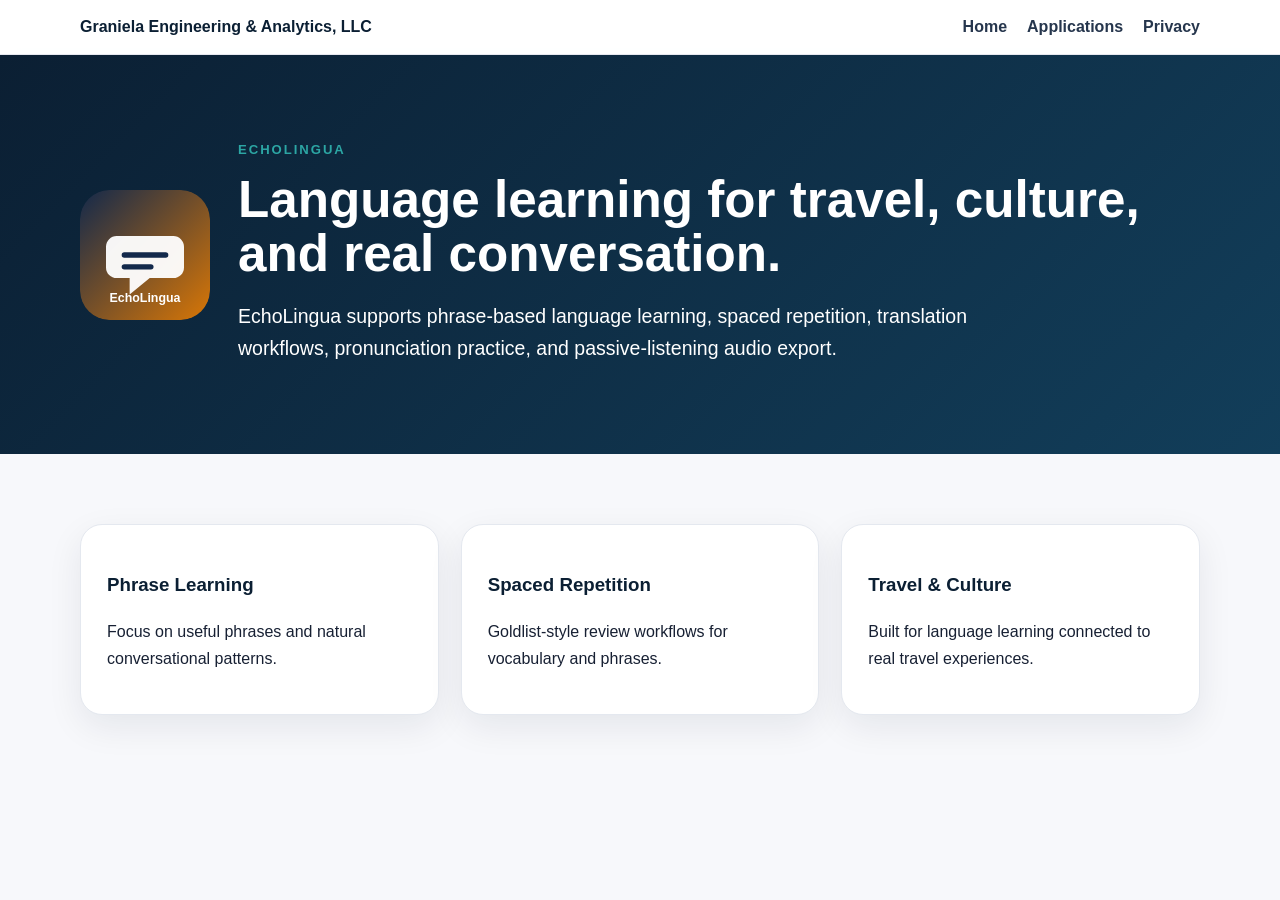
<file: echolingua.html>
<!DOCTYPE html>
<html lang="en"><head><meta charset="UTF-8"><meta name="viewport" content="width=device-width, initial-scale=1.0"><title>EchoLingua | Graniela Engineering & Analytics</title><link rel="stylesheet" href="styles.css"></head>
<body>
<header class="site-header"><div class="container nav-wrap"><a class="brand" href="index.html"><span>Graniela Engineering & Analytics, LLC</span></a><nav><a href="index.html">Home</a><a href="applications.html">Applications</a><a href="privacy.html">Privacy</a></nav></div></header>
<section class="page-hero"><div class="container app-title"><img src="assets/echolingua-logo.svg" alt="EchoLingua logo"><div><p class="eyebrow">EchoLingua</p><h1>Language learning for travel, culture, and real conversation.</h1><p class="lead">EchoLingua supports phrase-based language learning, spaced repetition, translation workflows, pronunciation practice, and passive-listening audio export.</p></div></div></section>
<section class="section"><div class="container cards"><div class="card"><h3>Phrase Learning</h3><p>Focus on useful phrases and natural conversational patterns.</p></div><div class="card"><h3>Spaced Repetition</h3><p>Goldlist-style review workflows for vocabulary and phrases.</p></div><div class="card"><h3>Travel & Culture</h3><p>Built for language learning connected to real travel experiences.</p></div></div></section>
</body></html>
</file>
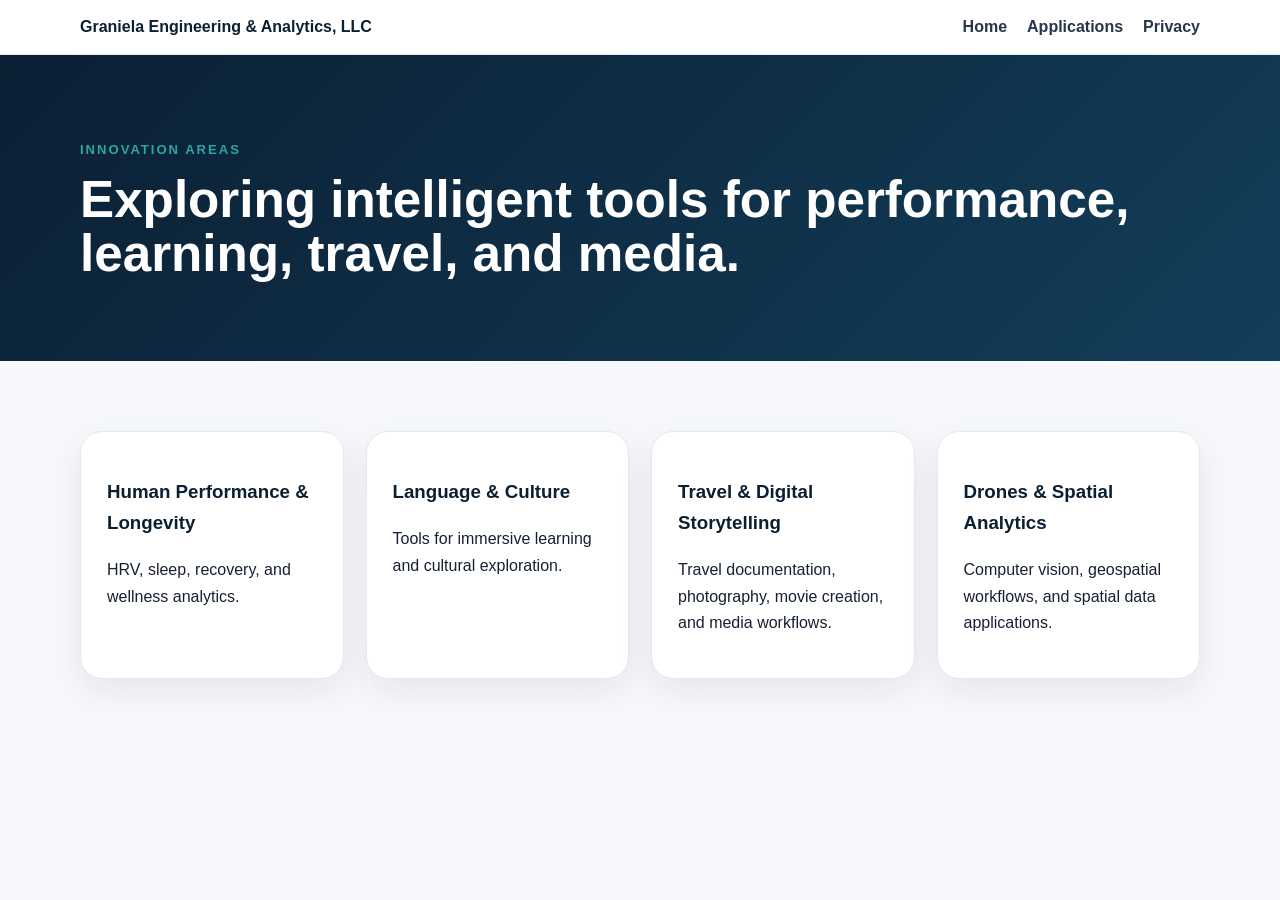
<file: innovation.html>
<!DOCTYPE html>
<html lang="en"><head><meta charset="UTF-8"><meta name="viewport" content="width=device-width, initial-scale=1.0"><title>Innovation Areas | Graniela Engineering & Analytics</title><link rel="stylesheet" href="styles.css"></head>
<body>
<header class="site-header"><div class="container nav-wrap"><a class="brand" href="index.html"><span>Graniela Engineering & Analytics, LLC</span></a><nav><a href="index.html">Home</a><a href="applications.html">Applications</a><a href="privacy.html">Privacy</a></nav></div></header>
<section class="page-hero"><div class="container"><p class="eyebrow">Innovation Areas</p><h1>Exploring intelligent tools for performance, learning, travel, and media.</h1></div></section>
<section class="section"><div class="container cards">
<div class="card"><h3>Human Performance & Longevity</h3><p>HRV, sleep, recovery, and wellness analytics.</p></div>
<div class="card"><h3>Language & Culture</h3><p>Tools for immersive learning and cultural exploration.</p></div>
<div class="card"><h3>Travel & Digital Storytelling</h3><p>Travel documentation, photography, movie creation, and media workflows.</p></div>
<div class="card"><h3>Drones & Spatial Analytics</h3><p>Computer vision, geospatial workflows, and spatial data applications.</p></div>
</div></section>
</body></html>
</file>
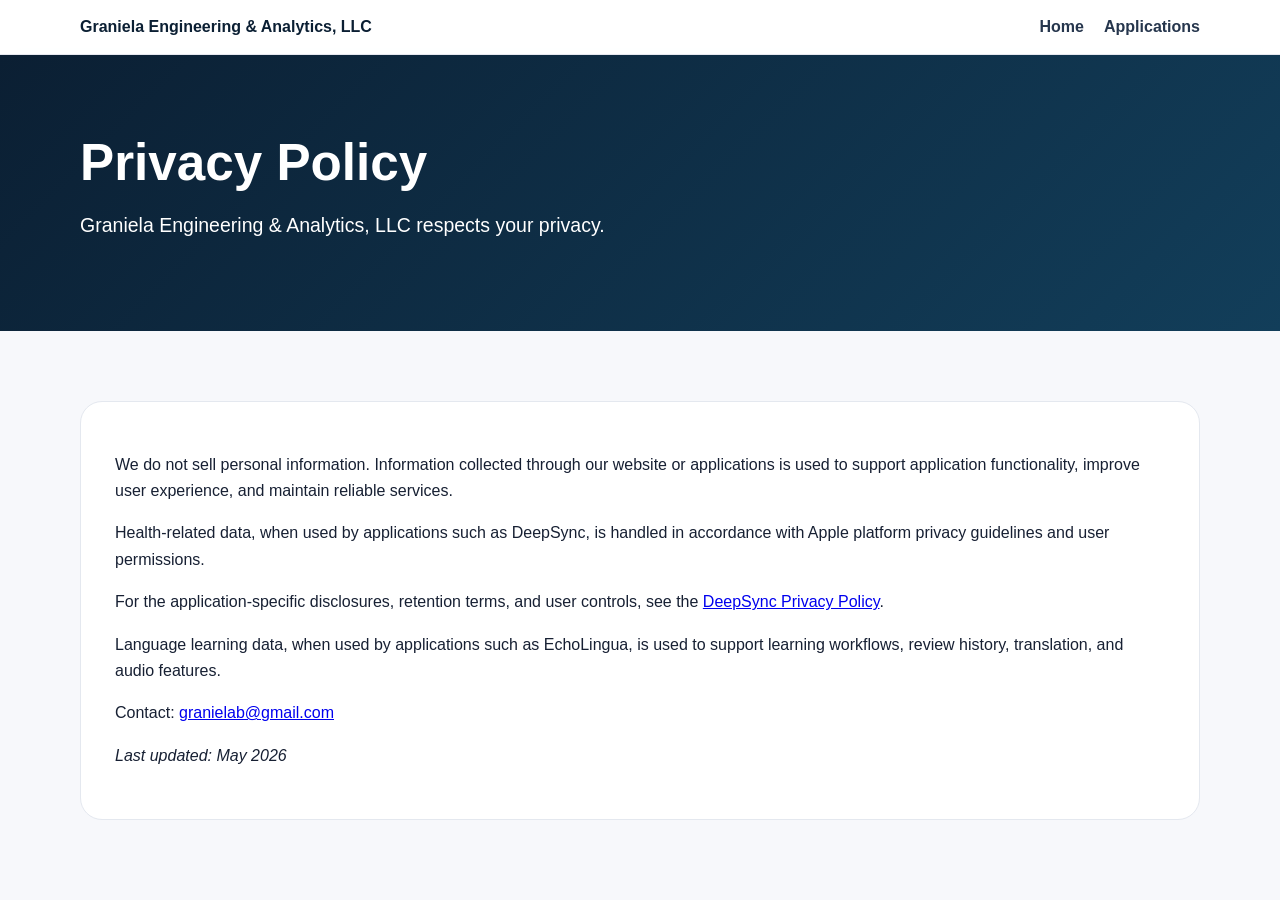
<file: privacy.html>
<!DOCTYPE html>
<html lang="en"><head><meta charset="UTF-8"><meta name="viewport" content="width=device-width, initial-scale=1.0"><title>Privacy Policy | Graniela Engineering & Analytics</title><link rel="stylesheet" href="styles.css"></head>
<body>
<header class="site-header"><div class="container nav-wrap"><a class="brand" href="index.html"><span>Graniela Engineering & Analytics, LLC</span></a><nav><a href="index.html">Home</a><a href="applications.html">Applications</a></nav></div></header>
<section class="page-hero"><div class="container"><h1>Privacy Policy</h1><p class="lead">Graniela Engineering & Analytics, LLC respects your privacy.</p></div></section>
<section class="section"><div class="container policy">
<p>We do not sell personal information. Information collected through our website or applications is used to support application functionality, improve user experience, and maintain reliable services.</p>
<p>Health-related data, when used by applications such as DeepSync, is handled in accordance with Apple platform privacy guidelines and user permissions.</p>
<p>For the application-specific disclosures, retention terms, and user controls, see the <a href="deepsync-privacy.html">DeepSync Privacy Policy</a>.</p>
<p>Language learning data, when used by applications such as EchoLingua, is used to support learning workflows, review history, translation, and audio features.</p>
<p>Contact: <a href="mailto:granielab@gmail.com">granielab@gmail.com</a></p>
<p><em>Last updated: May 2026</em></p>
</div></section>
</body></html>
</file>
<file: styles.css>
*{box-sizing:border-box}body{margin:0;font-family:-apple-system,BlinkMacSystemFont,"Segoe UI",Roboto,Arial,sans-serif;background:#f7f8fb;color:#172033;line-height:1.65}.container{width:min(1120px,92%);margin:auto}.site-header{position:sticky;top:0;z-index:10;background:rgba(255,255,255,.94);backdrop-filter:blur(10px);border-bottom:1px solid #e6e8ef}.nav-wrap{display:flex;justify-content:space-between;align-items:center;padding:14px 0}.brand{display:flex;align-items:center;gap:12px;text-decoration:none;color:#0b1f33;font-weight:800}.brand img{height:48px;width:auto}nav{display:flex;gap:20px;align-items:center}nav a{color:#26364d;text-decoration:none;font-weight:600}.button-small{background:#0b3a53!important;color:white!important;padding:9px 14px;border-radius:999px}.hero{background:#0b1f33 url('assets/network-bg.svg') center/cover;color:white;padding:88px 0}.hero-grid{display:grid;grid-template-columns:1.4fr .8fr;gap:44px;align-items:center}.eyebrow{text-transform:uppercase;letter-spacing:.15em;color:#2ca6a4;font-weight:800;font-size:.82rem}h1{font-size:clamp(2.2rem,5vw,4.4rem);line-height:1.05;margin:.2em 0}h2{font-size:clamp(1.8rem,3vw,2.7rem);line-height:1.15;color:#0b1f33}h3{color:#0b1f33}.lead{font-size:1.22rem;color:#dbe7f1;max-width:760px}.button{display:inline-block;background:#2ca6a4;color:white;text-decoration:none;font-weight:800;padding:13px 22px;border-radius:12px;margin-right:12px}.button.secondary{background:transparent;border:1px solid rgba(255,255,255,.5)}.hero-card{background:rgba(255,255,255,.11);border:1px solid rgba(255,255,255,.22);border-radius:22px;padding:28px;box-shadow:0 24px 60px rgba(0,0,0,.25)}.hero-card h3{color:white}.check-list{list-style:none;padding:0;margin:0}.check-list li{padding:7px 0;color:#edf7fb}.check-list li:before{content:"✓";color:#65e4d8;font-weight:900;margin-right:10px}.section{padding:70px 0}.muted{background:#eef3f7}.two-col{display:grid;grid-template-columns:.8fr 1.2fr;gap:48px}.cards,.app-grid,.app-detail-grid{display:grid;grid-template-columns:repeat(auto-fit,minmax(250px,1fr));gap:22px}.card,.app-card,.feature-card,.contact-box{background:white;border:1px solid #e4e8ef;border-radius:22px;padding:26px;box-shadow:0 12px 35px rgba(9,31,51,.08)}.icon{font-size:1.7rem;color:#2ca6a4}.app-card{display:flex;gap:20px;align-items:center}.app-card img,.feature-card img{width:92px;height:92px;border-radius:22px}.app-card a,.feature-card{text-decoration:none;color:#0b3a53;font-weight:800}.feature-card{display:block}.feature-card p{color:#172033;font-weight:400}.pillars{display:flex;flex-wrap:wrap;gap:12px;margin-top:24px}.pillars span{background:white;border:1px solid #d9e2ec;border-radius:999px;padding:10px 15px;font-weight:700;color:#0b3a53}.contact{background:#0b1f33}.contact-box{max-width:760px}.contact-box a{color:#0b3a53}.page-hero{background:linear-gradient(135deg,#0b1f33,#123e5a);color:white;padding:70px 0}.page-hero h1{font-size:clamp(2rem,4vw,3.6rem)}.page-hero h1,.page-hero .lead{color:white}.app-title{display:flex;gap:28px;align-items:center}.app-title img{width:130px;height:130px;border-radius:30px}.policy{background:white;border-radius:22px;padding:34px;border:1px solid #e4e8ef}.page-links{display:flex;gap:18px;align-items:center;margin-top:28px;flex-wrap:wrap}.support-start{padding-top:42px}.support-copy{max-width:900px}.support-copy>p{font-size:1.08rem}.support-note{background:#e8f7f5;border:1px solid #9bd7d1;border-left:5px solid #2ca6a4;border-radius:14px;padding:18px 20px;margin:0 0 30px}.steps{display:grid;gap:14px}.step{display:flex;gap:18px;align-items:flex-start;background:white;border:1px solid #e1e7ee;border-radius:18px;padding:20px}.step>span{display:grid;place-items:center;flex:0 0 38px;height:38px;border-radius:50%;background:#0b3a53;color:white;font-weight:800}.step h3,.step p{margin-top:0}.flow-grid{display:grid;grid-template-columns:repeat(2,minmax(0,1fr));gap:18px;margin:28px 0}.flow-grid article{background:white;border:1px solid #dce5ed;border-radius:18px;padding:22px}.flow-grid strong{color:#2b8887;text-transform:uppercase;letter-spacing:.1em;font-size:.82rem}.support-list{padding-left:1.3rem}.support-list li{margin:.7rem 0}.support-list.numbered{padding-left:1.5rem}.support-table-wrap{overflow-x:auto}.support-table{width:100%;border-collapse:collapse;background:white;border-radius:16px;overflow:hidden}.support-table th,.support-table td{text-align:left;padding:14px 16px;border-bottom:1px solid #e3e8ee}.support-table th{background:#0b3a53;color:white}.support-copy details{background:white;border:1px solid #dce4eb;border-radius:14px;padding:16px 18px;margin:12px 0}.support-copy summary{cursor:pointer;font-weight:800;color:#0b3a53}.support-copy details p{margin-bottom:0}footer{background:#071523;color:#b7c6d8;padding:24px 0;text-align:center}@media(max-width:760px){.nav-wrap,.hero-grid,.two-col,.app-title{display:block}nav{flex-wrap:wrap;margin-top:14px}.app-card{display:block}.app-card img{margin-bottom:14px}.flow-grid{grid-template-columns:1fr}.page-links{align-items:flex-start}.support-copy{width:min(100%,92%)}}
</file>
